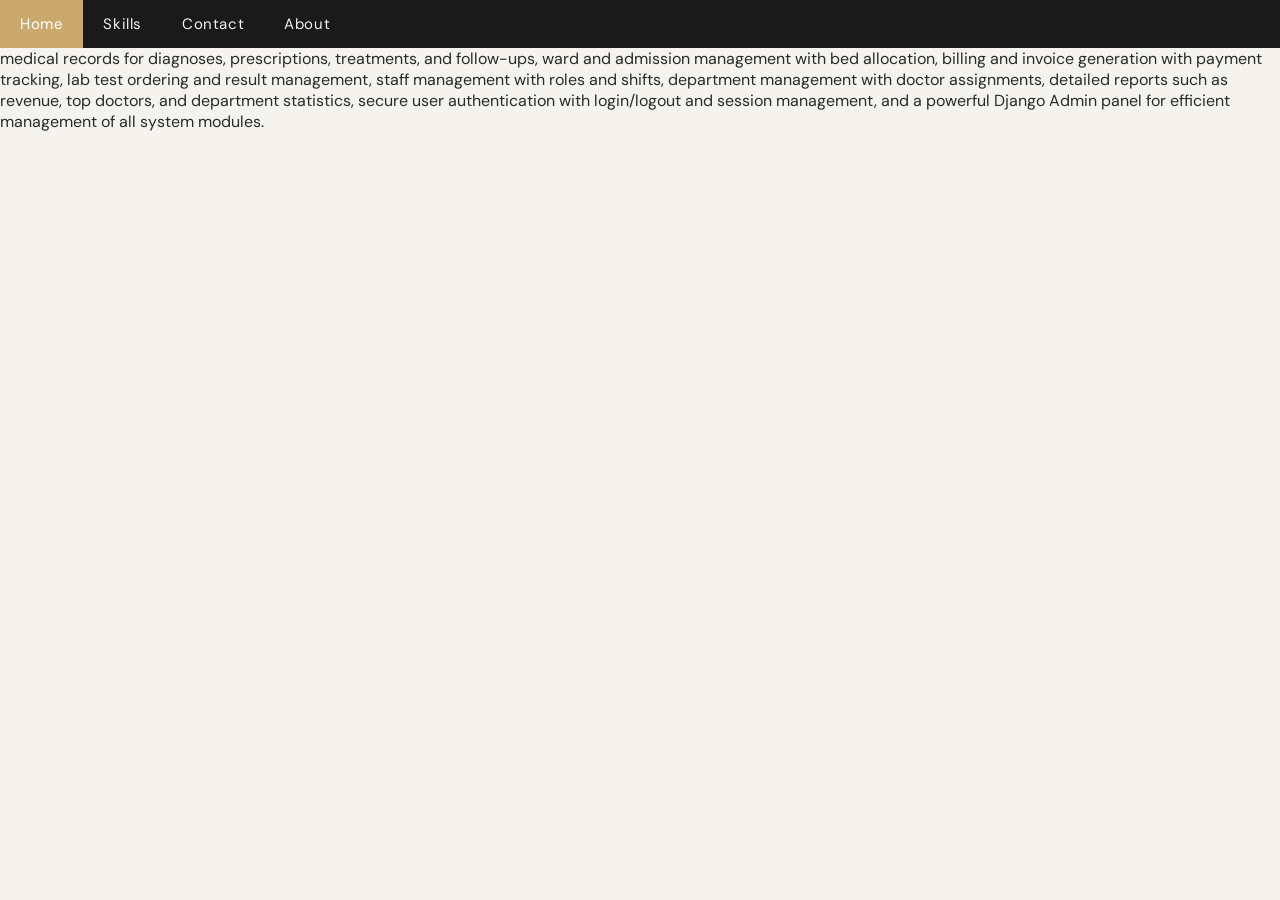
<file: hms.html>
<!DOCTYPE html>
<html>
<head>
<meta name="viewport" content="width=device-width, initial-scale=1">
<link rel="stylesheet" href="https://cdnjs.cloudflare.com/ajax/libs/font-awesome/4.7.0/css/font-awesome.min.css">
<link rel="stylesheet" href="css/style-profile.css">
<meta property="og:image" content="https://github.com/zainammar/profile/main/images/og.jpg">
<title>HMS</title>
<link href="https://fonts.googleapis.com/css2?family=Playfair+Display:wght@400;600&family=DM+Sans:wght@300;400;500&display=swap" rel="stylesheet">
<style>
  * { box-sizing: border-box; margin: 0; padding: 0; }

  body {
    font-family: 'DM Sans', sans-serif;
    background-color: #f5f3ee;
    color: #2a2a2a;
  }

  
</style>
</head>
<body>
  <div class="hero-grid row-1 content-grid"></div>
<!-- NAV (exact structure from promt.txt) -->
<div class="topnav" id="myTopnav">
  <a href="#home" class="active">Home</a>
  <a href="#profile">Skills</a>
  <a href="#contact">Contact</a>
  <a href="#about">About</a>
  <a href="javascript:void(0);" class="icon" onclick="myFunction()">
    <i class="fa fa-bars"></i>
  </a>
</div>
</div>
<body>
    <p>
        medical records for diagnoses, prescriptions, treatments, and follow-ups, ward and admission management with bed allocation, billing and invoice generation with payment tracking, lab test ordering and result management, staff management with roles and shifts, department management with doctor assignments, detailed reports such as revenue, top doctors, and department statistics, secure user authentication with login/logout and session management, and a powerful Django Admin panel for efficient management of all system modules.
    </p>
</body>
</html>
</file>
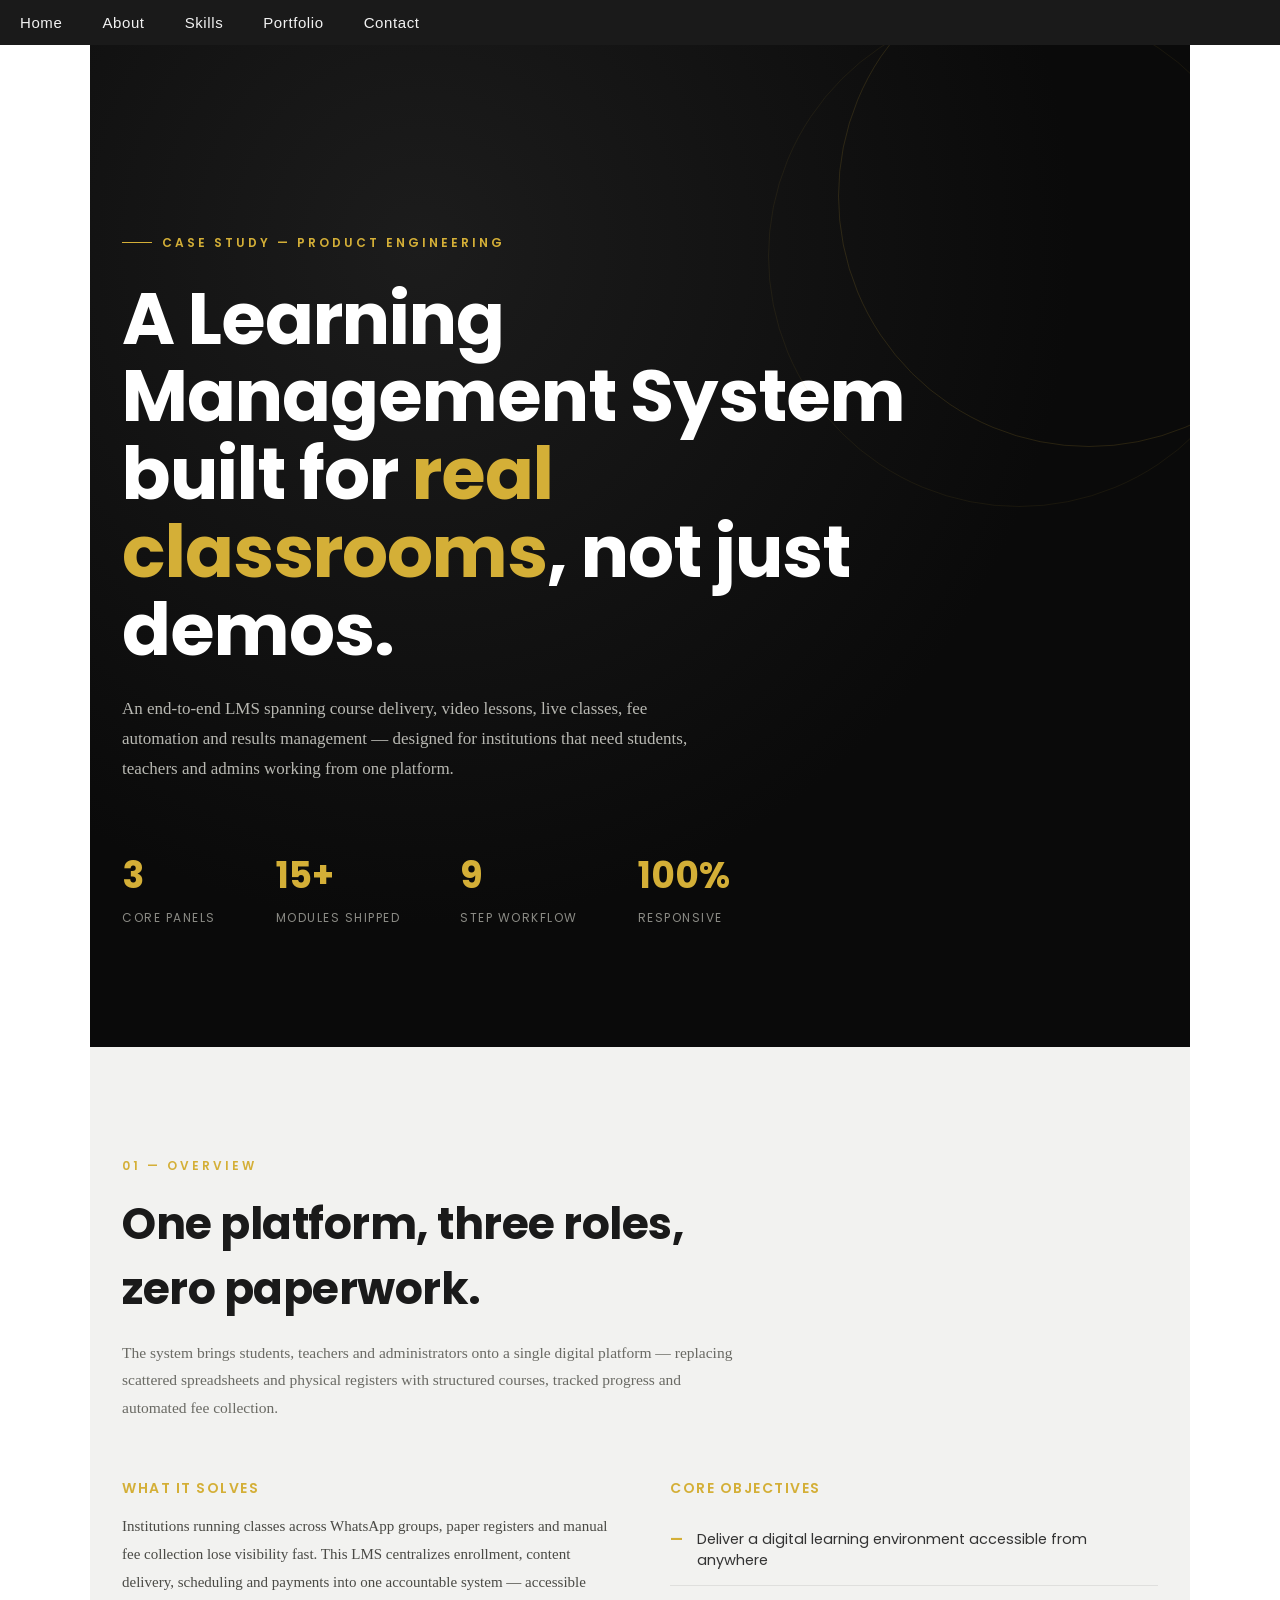
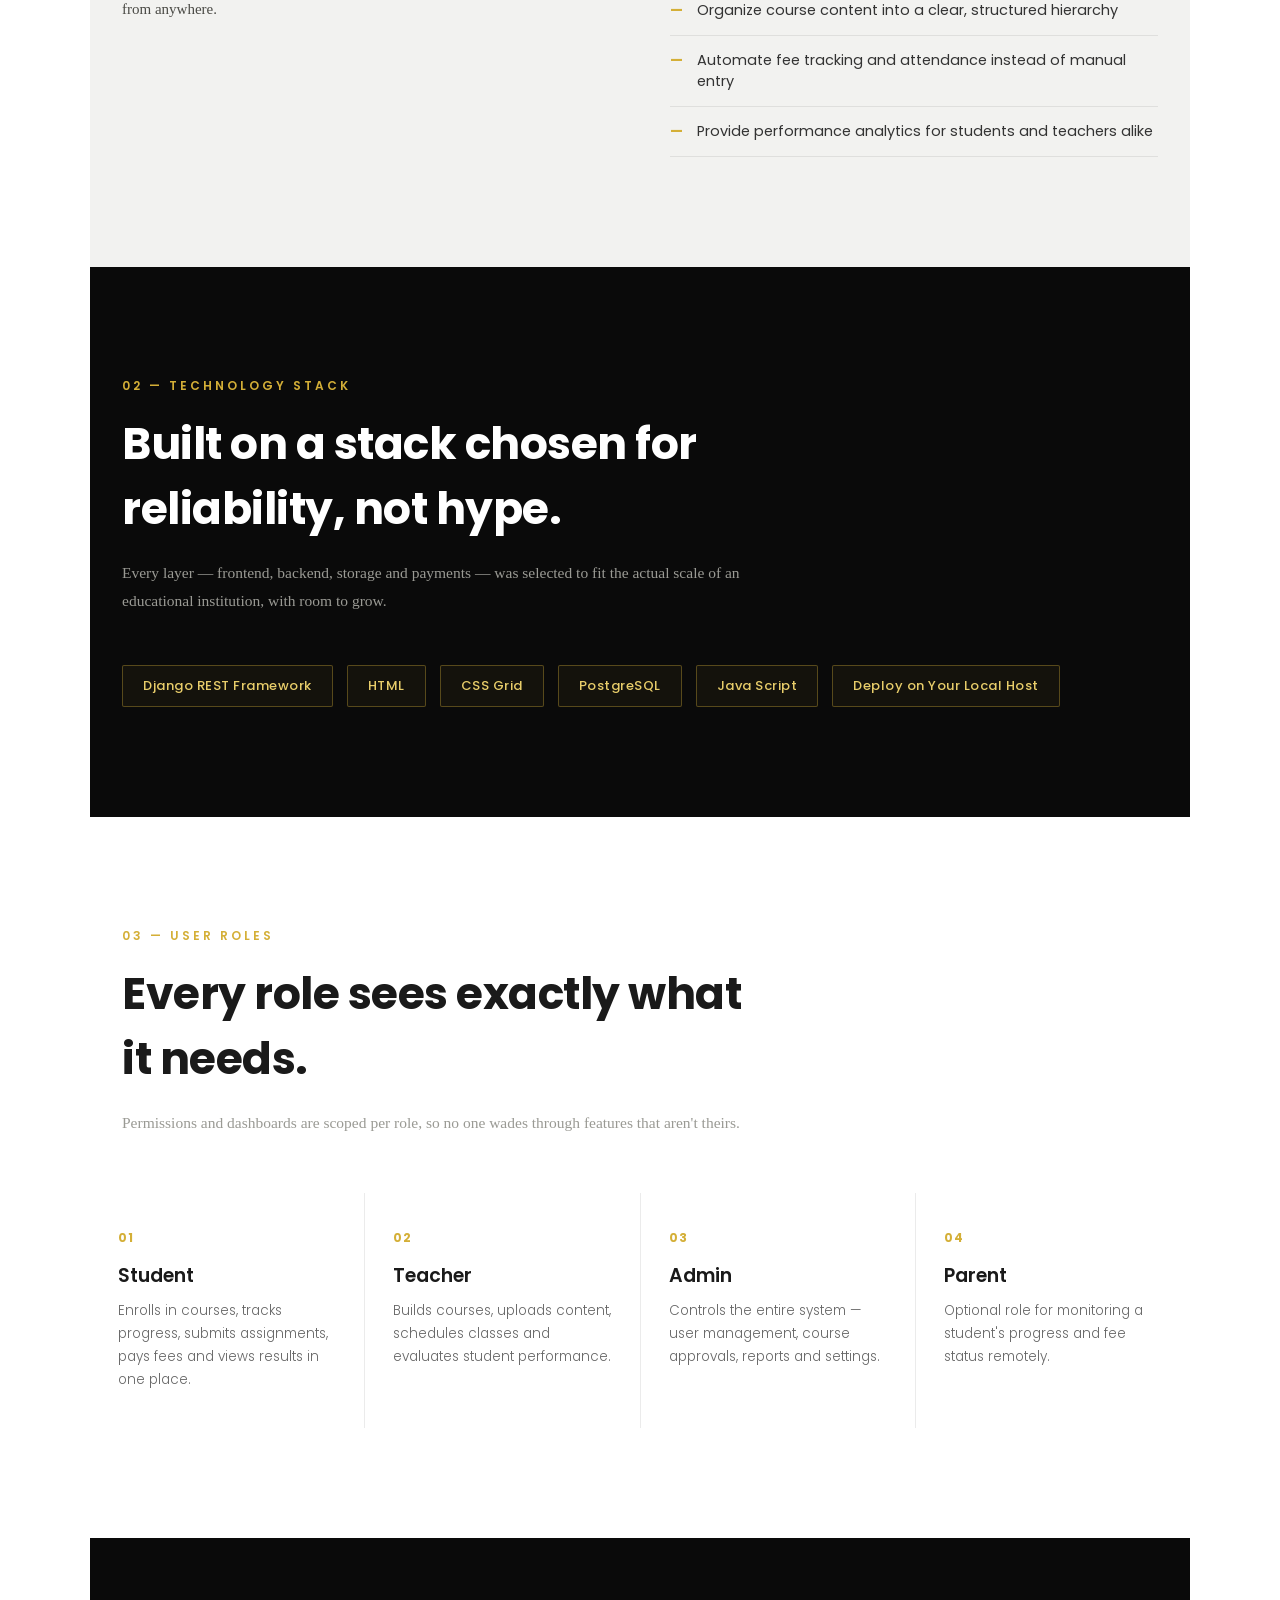
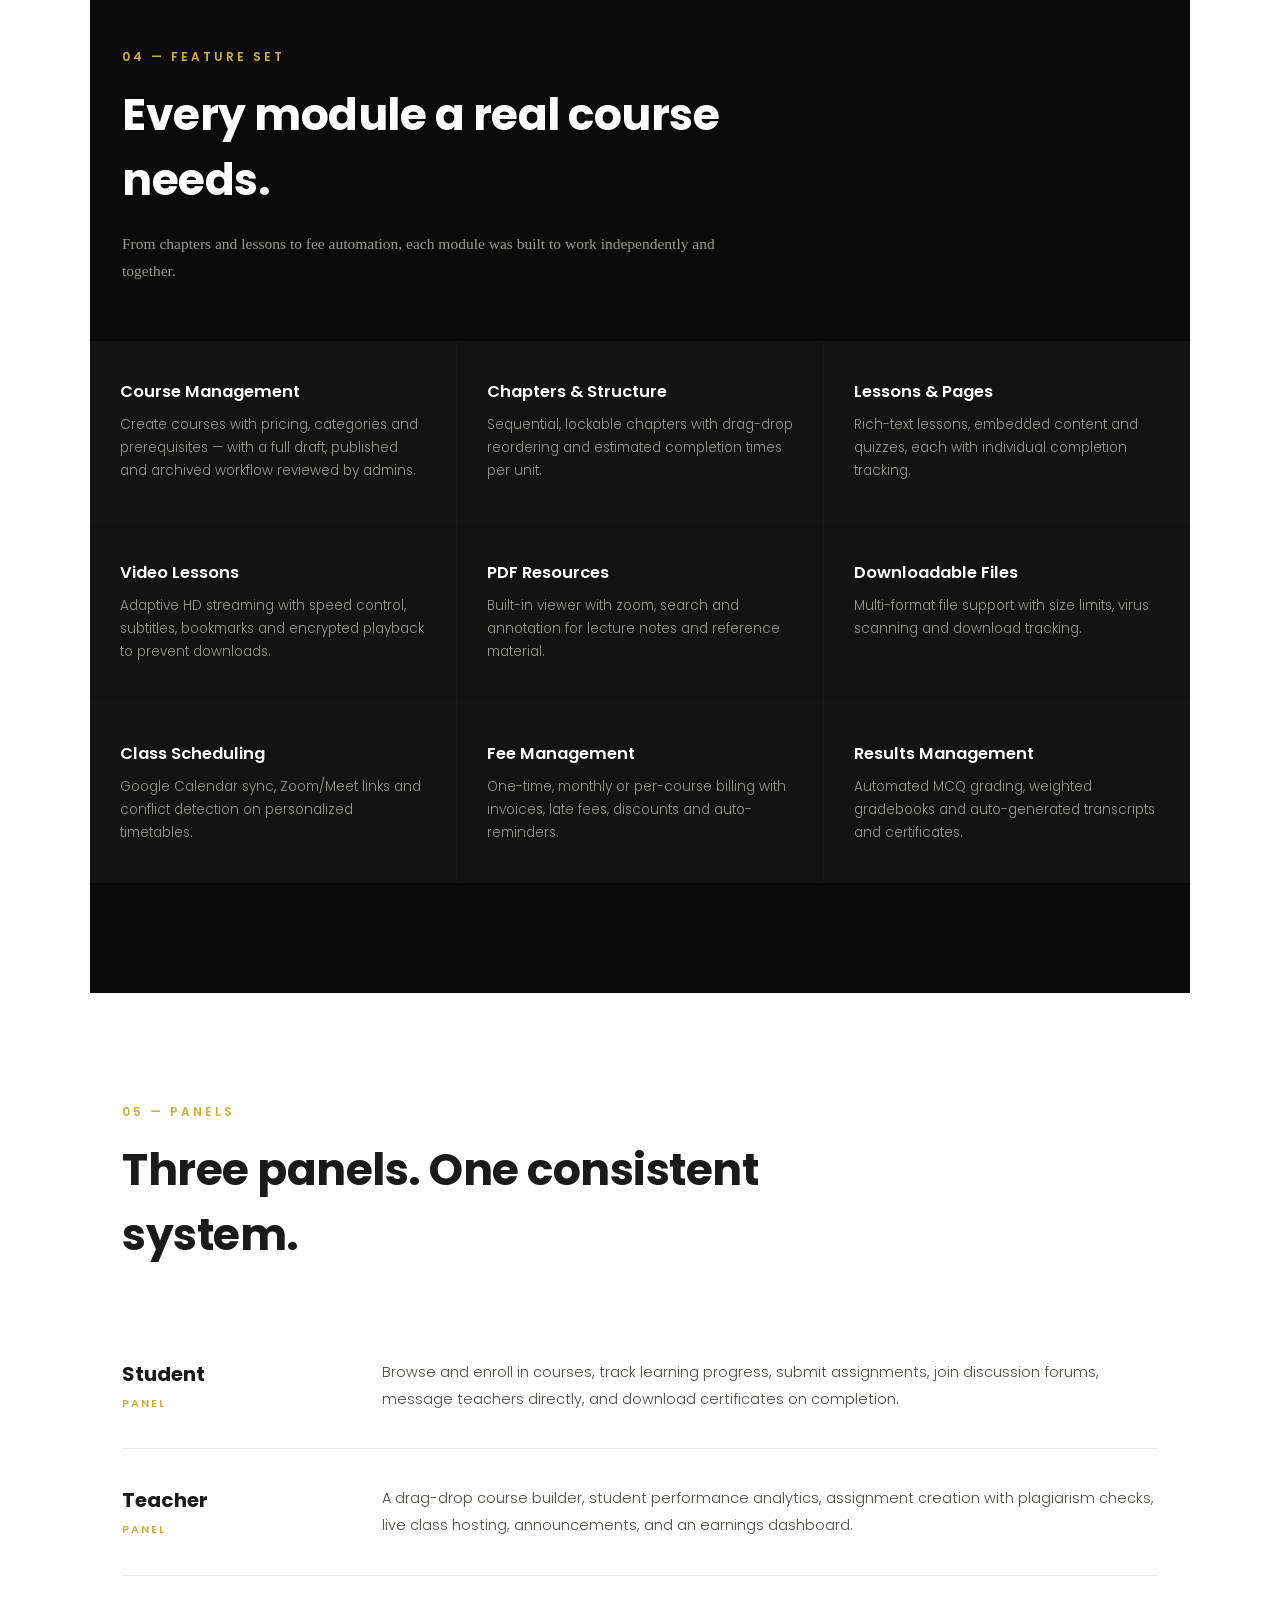
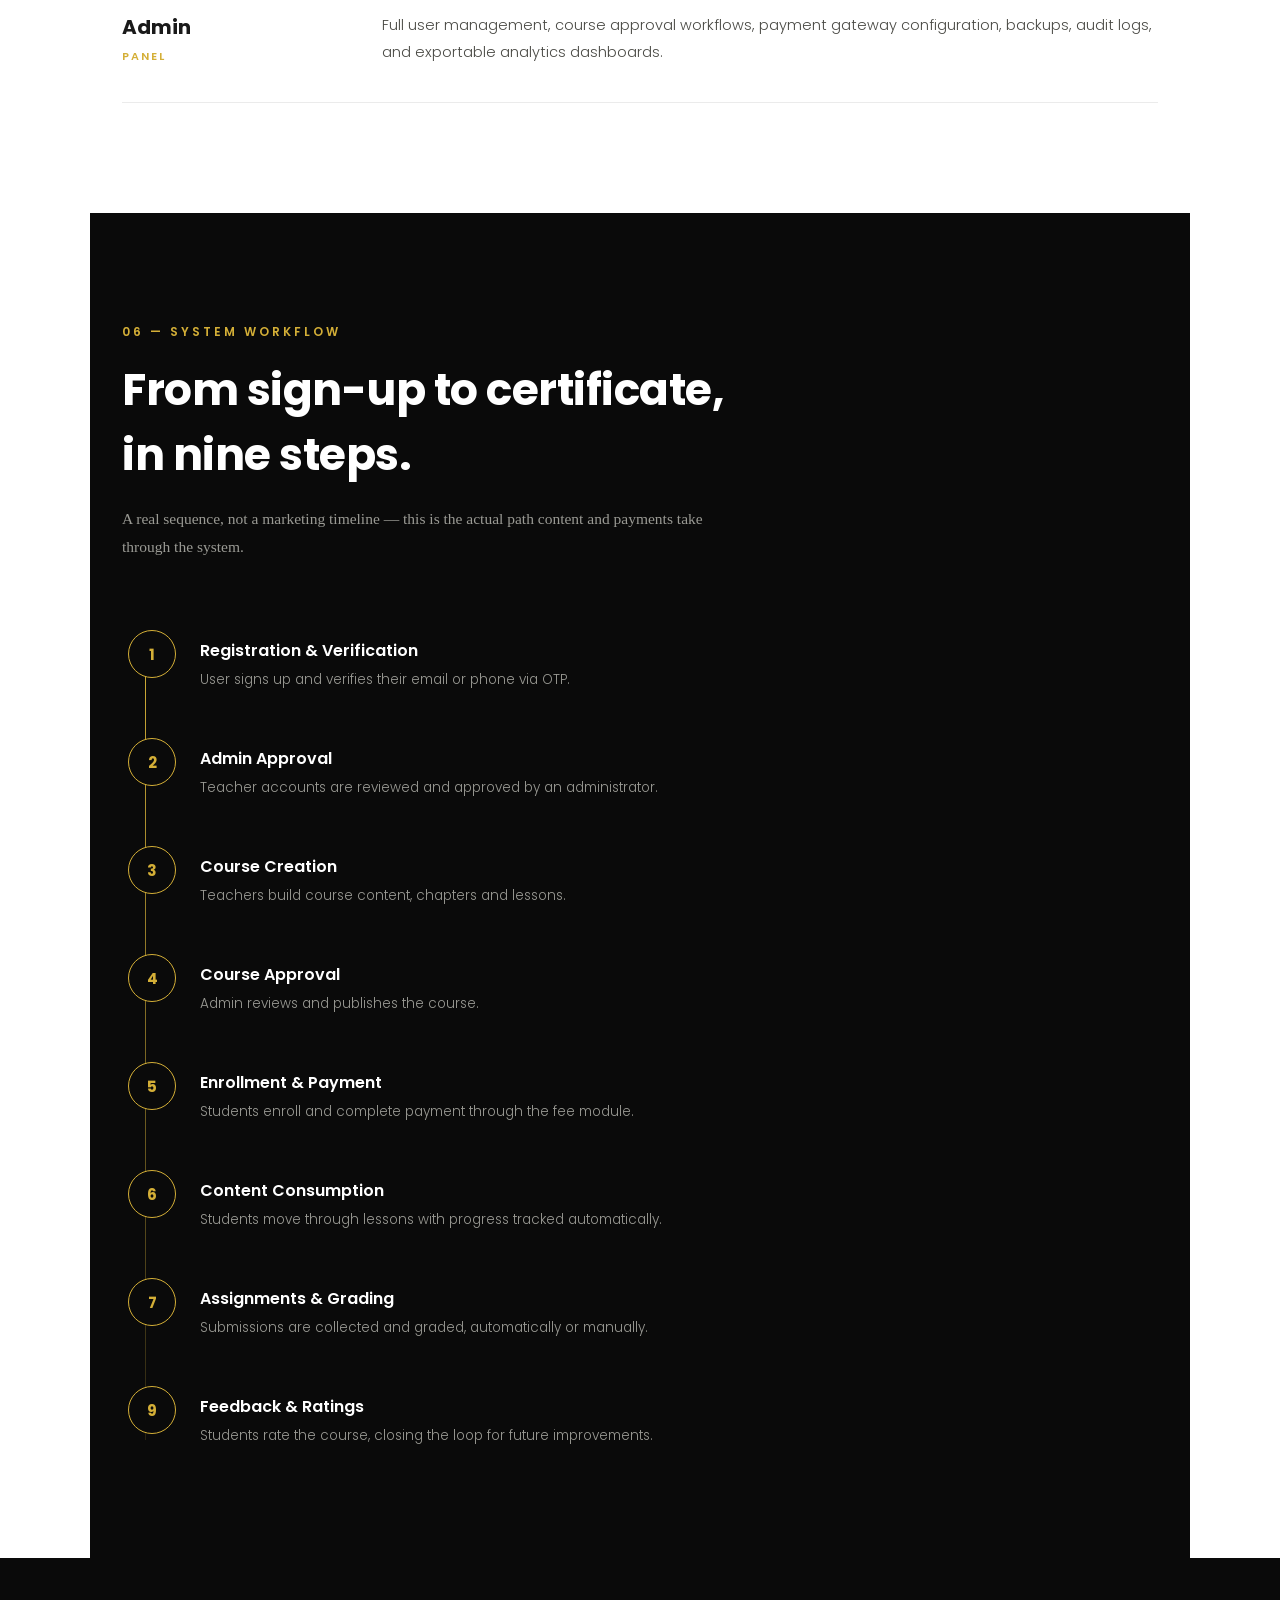
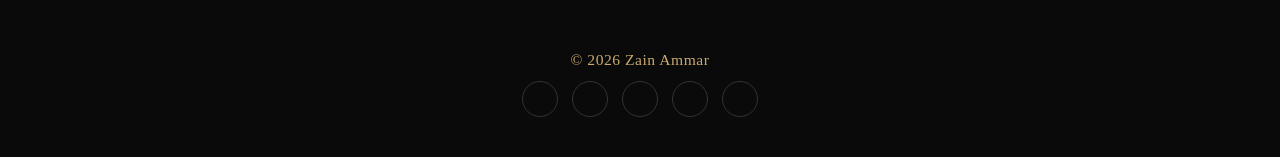
<file: lms-case-study.html>
<!DOCTYPE html>
<html lang="en">
<head>
<meta charset="UTF-8">
<meta name="viewport" content="width=device-width, initial-scale=1.0">
<title>LMS Platform | Case Study</title>
<link rel="stylesheet" href="css/style-profile-II.css">
<meta property="og:image" content="zainammar.website/images/og.jpg">
<link rel="preconnect" href="https://fonts.googleapis.com">
<link rel="preconnect" href="https://fonts.gstatic.com" crossorigin>
<link href="https://fonts.googleapis.com/css2?family=Poppins:wght@300;400;500;600;700;800&display=swap" rel="stylesheet">
<style>
  :root{
    --black:#0a0a0a;
    --black-2:#131313;
    --gold:#d4af37;
    --gold-soft:#e8cd6a;
    --gray:#f2f2f0;
    --gray-2:#e6e6e2;
    --white:#ffffff;
    --ink:#1a1a1a;
    --muted:#9a9a94;
  }
  *{margin:0;padding:0;box-sizing:border-box;}
  html{scroll-behavior:smooth;}
  body{
    font-family:'Poppins',sans-serif;
    background:var(--white);
    color:var(--ink);
    overflow-x:hidden;
  }
  a{text-decoration:none;color:inherit;}
  .container{max-width:1180px;margin:0 auto;padding:0 32px;}

  /* reveal */
  .reveal{opacity:0;transform:translateY(28px);transition:opacity .8s ease, transform .8s ease;}
  .reveal.in{opacity:1;transform:translateY(0);}

  /* NAV */
  nav{
    position:fixed;top:0;left:0;right:0;z-index:100;
    background:rgba(10,10,10,.92);backdrop-filter:blur(8px);
    border-bottom:1px solid rgba(212,175,55,.2);
  }
  .nav-inner{
    display:flex;align-items:center;justify-content:space-between;
    padding:18px 32px;max-width:1180px;margin:0 auto;
  }
  .logo{color:var(--white);font-weight:700;font-size:18px;letter-spacing:.5px;}
  .logo span{color:var(--gold);}
  .nav-links{display:flex;gap:34px;}
  .nav-links a{color:#cfcfcf;font-size:13px;font-weight:500;letter-spacing:.5px;text-transform:uppercase;transition:color .3s;}
  .nav-links a:hover{color:var(--gold);}
  .nav-cta{
    background:var(--gold);color:var(--black);padding:10px 22px;
    border-radius:2px;font-size:13px;font-weight:600;letter-spacing:.5px;
  }
  @media(max-width:800px){.nav-links{display:none;}}

  /* HERO */
  .hero{
    background:radial-gradient(ellipse at 30% 20%, #1c1c1c 0%, var(--black) 60%);
    color:var(--white);
    padding:180px 0 120px;
    position:relative;
    overflow:hidden;
  }
  .hero::before{
    content:"";position:absolute;top:-100px;right:-150px;width:500px;height:500px;
    border:1px solid rgba(212,175,55,.15);border-radius:50%;
  }
  .hero::after{
    content:"";position:absolute;top:-40px;right:-80px;width:500px;height:500px;
    border:1px solid rgba(212,175,55,.08);border-radius:50%;
  }
  .eyebrow{
    display:inline-flex;align-items:center;gap:10px;
    color:var(--gold);font-size:12px;letter-spacing:3px;text-transform:uppercase;font-weight:600;
    margin-bottom:28px;
  }
  .eyebrow::before{content:"";width:30px;height:1px;background:var(--gold);}
  h1.hero-title{
    font-size:clamp(38px,6vw,72px);
    font-weight:700;line-height:1.08;letter-spacing:-1px;
    max-width:820px;
  }
  h1.hero-title em{
    font-style:normal;color:var(--gold);
  }
  .hero-sub{
    max-width:600px;margin-top:26px;font-size:17px;line-height:1.75;color:#b8b8b2;font-weight:300;
  }
  .hero-stats{
    display:flex;gap:60px;margin-top:64px;flex-wrap:wrap;
  }
  .stat-num{font-size:36px;font-weight:700;color:var(--gold);}
  .stat-label{font-size:12px;letter-spacing:1.5px;text-transform:uppercase;color:#8a8a84;margin-top:6px;}

  /* SECTION HEADERS */
  .section{padding:110px 0;}
  .section.dark{background:var(--black);color:var(--white);}
  .section.gray{background:var(--gray);}
  .sec-eyebrow{
    color:var(--gold);font-size:12px;letter-spacing:3px;text-transform:uppercase;font-weight:600;margin-bottom:16px;
  }
  .sec-title{
    font-size:clamp(28px,4vw,44px);font-weight:700;letter-spacing:-.5px;max-width:640px;
  }
  .section.dark .sec-title{color:var(--white);}
  .sec-desc{max-width:620px;margin-top:18px;font-size:15.5px;line-height:1.8;color:var(--muted);font-weight:300;}
  .section.gray .sec-desc{color:#6a6a64;}

  /* OVERVIEW */
  .overview-grid{
    display:grid;grid-template-columns:1fr 1fr;gap:60px;margin-top:56px;
  }
  @media(max-width:800px){.overview-grid{grid-template-columns:1fr;}}
  .overview-block h3{font-size:14px;letter-spacing:1.5px;text-transform:uppercase;color:var(--gold);margin-bottom:14px;font-weight:600;}
  .overview-block p{font-size:15px;line-height:1.85;color:#4a4a45;font-weight:300;}
  .objectives{list-style:none;margin-top:16px;}
  .objectives li{
    padding:14px 0;border-bottom:1px solid rgba(0,0,0,.08);
    font-size:14.5px;color:#333;display:flex;gap:14px;font-weight:400;
  }
  .objectives li::before{content:"—";color:var(--gold);font-weight:700;}

  /* TECH STACK */
  .stack-row{display:flex;flex-wrap:wrap;gap:14px;margin-top:50px;}
  .chip{
    border:1px solid rgba(212,175,55,.35);color:var(--gold-soft);
    padding:10px 20px;font-size:13px;letter-spacing:.5px;border-radius:2px;
    font-weight:500;background:rgba(212,175,55,.05);
  }

  /* ROLES */
  .roles-grid{display:grid;grid-template-columns:repeat(4,1fr);gap:1px;margin-top:56px;background:rgba(0,0,0,.08);}
  @media(max-width:900px){.roles-grid{grid-template-columns:repeat(2,1fr);}}
  .role-card{background:var(--white);padding:36px 28px;}
  .role-num{font-size:12px;color:var(--gold);font-weight:700;letter-spacing:1px;}
  .role-name{font-size:19px;font-weight:600;margin:14px 0 10px;}
  .role-desc{font-size:13.5px;color:#666;line-height:1.7;font-weight:300;}

  /* FEATURES */
  .feat-grid{
    display:grid;grid-template-columns:repeat(3,1fr);gap:1px;margin-top:56px;
    background:rgba(255,255,255,.06);
  }
  @media(max-width:900px){.feat-grid{grid-template-columns:1fr 1fr;}}
  @media(max-width:600px){.feat-grid{grid-template-columns:1fr;}}
  .feat-card{
    background:var(--black-2);padding:38px 30px;transition:background .3s;
  }
  .feat-card:hover{background:#1a1a1a;}
  .feat-icon{width:34px;height:34px;margin-bottom:20px;}
  .feat-title{font-size:16.5px;font-weight:600;color:var(--white);margin-bottom:10px;}
  .feat-desc{font-size:13.5px;line-height:1.7;color:#9a9a94;font-weight:300;}

  /* PANELS */
  .panels-wrap{margin-top:56px;display:flex;flex-direction:column;gap:0;}
  .panel-row{
    display:grid;grid-template-columns:220px 1fr;gap:40px;
    padding:36px 0;border-bottom:1px solid rgba(0,0,0,.08);
    align-items:start;
  }
  @media(max-width:700px){.panel-row{grid-template-columns:1fr;gap:10px;}}
  .panel-label{font-size:20px;font-weight:700;color:var(--ink);}
  .panel-label span{display:block;font-size:11px;color:var(--gold);letter-spacing:2px;text-transform:uppercase;font-weight:600;margin-top:6px;}
  .panel-text{font-size:14.5px;line-height:1.85;color:#4a4a45;font-weight:300;}

  /* WORKFLOW - signature element */
  .workflow{margin-top:70px;position:relative;padding-left:6px;}
  .wf-line{
    position:absolute;left:23px;top:8px;bottom:8px;width:1px;
    background:linear-gradient(180deg, var(--gold) 0%, rgba(212,175,55,.15) 100%);
  }
  .wf-item{
    display:grid;grid-template-columns:48px 1fr;gap:24px;padding-bottom:46px;position:relative;
  }
  .wf-item:last-child{padding-bottom:0;}
  .wf-num{
    width:48px;height:48px;border-radius:50%;
    background:var(--black);border:1px solid var(--gold);
    display:flex;align-items:center;justify-content:center;
    color:var(--gold);font-weight:700;font-size:15px;z-index:2;
  }
  .wf-content{padding-top:8px;}
  .wf-title{font-size:16px;font-weight:600;color:var(--white);margin-bottom:6px;}
  .wf-desc{font-size:13.5px;color:#9a9a94;line-height:1.7;font-weight:300;max-width:520px;}

  /* FUTURE */
  .future-grid{display:grid;grid-template-columns:repeat(2,1fr);gap:24px;margin-top:56px;}
  @media(max-width:700px){.future-grid{grid-template-columns:1fr;}}
  .future-item{
    display:flex;gap:16px;padding:22px 0;border-bottom:1px solid rgba(0,0,0,.08);
  }
  .future-tag{
    font-size:10.5px;color:var(--gold);border:1px solid rgba(212,175,55,.4);
    padding:3px 9px;border-radius:20px;height:fit-content;letter-spacing:.5px;white-space:nowrap;
  }
  .future-item p{font-size:14px;color:#3a3a36;font-weight:400;line-height:1.6;}

  /* CTA / FOOTER */
  footer{
    background:var(--black);color:var(--white);padding:90px 0 40px;
  }
  .cta-box{
    text-align:center;padding-bottom:70px;border-bottom:1px solid rgba(212,175,55,.15);
  }
  .cta-box h2{font-size:clamp(26px,4vw,42px);font-weight:700;max-width:600px;margin:0 auto 22px;}
  .cta-box h2 span{color:var(--gold);}
  .cta-box p{color:#9a9a94;font-size:15px;max-width:460px;margin:0 auto 34px;font-weight:300;}
  .cta-btn{
    display:inline-block;background:var(--gold);color:var(--black);
    padding:15px 38px;font-weight:600;font-size:14px;letter-spacing:.5px;border-radius:2px;
  }
  .foot-bottom{
    display:flex;justify-content:space-between;align-items:center;padding-top:34px;flex-wrap:wrap;gap:16px;
  }
  .foot-bottom .logo{font-size:16px;}
  .foot-links{display:flex;gap:26px;}
  .foot-links a{font-size:13px;color:#8a8a84;transition:color .3s;}
  .foot-links a:hover{color:var(--gold);}
  .foot-copy{font-size:12px;color:#666;}
</style>
</head>
<body>
  <div class="hero-grid row-1 content-grid"></div>
<!-- NAV (exact structure from promt.txt) -->
<div class="topnav" id="myTopnav">
  <a href="index.html" class="active">Home</a>
  <a href="index.html#about">About</a>
  <a href="index.html#profile">Skills</a>
  <a href="index.html#portfolio">Portfolio</a>
  <a href="index.html#contact">Contact</a>

  <a href="javascript:void(0);" class="icon" onclick="myFunction()">
    <i class="fa fa-bars"></i>
  </a>
</div>
</div>
<section class="hero">
  <div class="container">
    <div class="eyebrow">Case Study — Product Engineering</div>
    <h1 class="hero-title">A Learning Management System built for <em>real classrooms</em>, not just demos.</h1>
    <p class="hero-sub">An end-to-end LMS spanning course delivery, video lessons, live classes, fee automation and results management — designed for institutions that need students, teachers and admins working from one platform.</p>
    <div class="hero-stats">
      <div><div class="stat-num">3</div><div class="stat-label">Core Panels</div></div>
      <div><div class="stat-num">15+</div><div class="stat-label">Modules Shipped</div></div>
      <div><div class="stat-num">9</div><div class="stat-label">Step Workflow</div></div>
      <div><div class="stat-num">100%</div><div class="stat-label">Responsive</div></div>
    </div>
  </div>
</section>

<section class="section gray" id="overview">
  <div class="container reveal">
    <div class="sec-eyebrow">01 — Overview</div>
    <h2 class="sec-title">One platform, three roles, zero paperwork.</h2>
    <p class="sec-desc">The system brings students, teachers and administrators onto a single digital platform — replacing scattered spreadsheets and physical registers with structured courses, tracked progress and automated fee collection.</p>

    <div class="overview-grid">
      <div class="overview-block">
        <h3>What It Solves</h3>
        <p>Institutions running classes across WhatsApp groups, paper registers and manual fee collection lose visibility fast. This LMS centralizes enrollment, content delivery, scheduling and payments into one accountable system — accessible from anywhere.</p>
      </div>
      <div class="overview-block">
        <h3>Core Objectives</h3>
        <ul class="objectives">
          <li>Deliver a digital learning environment accessible from anywhere</li>
          <li>Organize course content into a clear, structured hierarchy</li>
          <li>Automate fee tracking and attendance instead of manual entry</li>
          <li>Provide performance analytics for students and teachers alike</li>
        </ul>
      </div>
    </div>
  </div>
</section>

<section class="section dark">
  <div class="container reveal">
    <div class="sec-eyebrow">02 — Technology Stack</div>
    <h2 class="sec-title">Built on a stack chosen for reliability, not hype.</h2>
    <p class="sec-desc">Every layer — frontend, backend, storage and payments — was selected to fit the actual scale of an educational institution, with room to grow.</p>
    <div class="stack-row">
      <span class="chip">Django REST Framework</span>
      <span class="chip">HTML</span>
      <span class="chip">CSS Grid</span>
      <span class="chip">PostgreSQL</span>
      <span class="chip">Java Script</span>
      <span class="chip">Deploy on Your Local Host</span>
      <!-- <span class="chip">AWS S3 / Cloudinary</span>
      <span class="chip">Vimeo API</span>
      <span class="chip">Stripe / JazzCash / Easypaisa</span>
      <span class="chip">Socket.io</span> -->
    </div>
  </div>
</section>

<section class="section">
  <div class="container reveal">
    <div class="sec-eyebrow">03 — User Roles</div>
    <h2 class="sec-title">Every role sees exactly what it needs.</h2>
    <p class="sec-desc">Permissions and dashboards are scoped per role, so no one wades through features that aren't theirs.</p>
  </div>
  <div class="roles-grid reveal">
    <div class="role-card">
      <div class="role-num">01</div>
      <div class="role-name">Student</div>
      <div class="role-desc">Enrolls in courses, tracks progress, submits assignments, pays fees and views results in one place.</div>
    </div>
    <div class="role-card">
      <div class="role-num">02</div>
      <div class="role-name">Teacher</div>
      <div class="role-desc">Builds courses, uploads content, schedules classes and evaluates student performance.</div>
    </div>
    <div class="role-card">
      <div class="role-num">03</div>
      <div class="role-name">Admin</div>
      <div class="role-desc">Controls the entire system — user management, course approvals, reports and settings.</div>
    </div>
    <div class="role-card">
      <div class="role-num">04</div>
      <div class="role-name">Parent</div>
      <div class="role-desc">Optional role for monitoring a student's progress and fee status remotely.</div>
    </div>
  </div>
</section>

<section class="section dark" id="features">
  <div class="container reveal">
    <div class="sec-eyebrow">04 — Feature Set</div>
    <h2 class="sec-title">Every module a real course needs.</h2>
    <p class="sec-desc">From chapters and lessons to fee automation, each module was built to work independently and together.</p>
  </div>
  <div class="feat-grid reveal">
    <div class="feat-card">
      <div class="feat-title">Course Management</div>
      <div class="feat-desc">Create courses with pricing, categories and prerequisites — with a full draft, published and archived workflow reviewed by admins.</div>
    </div>
    <div class="feat-card">
      <div class="feat-title">Chapters &amp; Structure</div>
      <div class="feat-desc">Sequential, lockable chapters with drag-drop reordering and estimated completion times per unit.</div>
    </div>
    <div class="feat-card">
      <div class="feat-title">Lessons &amp; Pages</div>
      <div class="feat-desc">Rich-text lessons, embedded content and quizzes, each with individual completion tracking.</div>
    </div>
    <div class="feat-card">
      <div class="feat-title">Video Lessons</div>
      <div class="feat-desc">Adaptive HD streaming with speed control, subtitles, bookmarks and encrypted playback to prevent downloads.</div>
    </div>
    <div class="feat-card">
      <div class="feat-title">PDF Resources</div>
      <div class="feat-desc">Built-in viewer with zoom, search and annotation for lecture notes and reference material.</div>
    </div>
    <div class="feat-card">
      <div class="feat-title">Downloadable Files</div>
      <div class="feat-desc">Multi-format file support with size limits, virus scanning and download tracking.</div>
    </div>
    <div class="feat-card">
      <div class="feat-title">Class Scheduling</div>
      <div class="feat-desc">Google Calendar sync, Zoom/Meet links and conflict detection on personalized timetables.</div>
    </div>
    <div class="feat-card">
      <div class="feat-title">Fee Management</div>
      <div class="feat-desc">One-time, monthly or per-course billing with invoices, late fees, discounts and auto-reminders.</div>
    </div>
    <div class="feat-card">
      <div class="feat-title">Results Management</div>
      <div class="feat-desc">Automated MCQ grading, weighted gradebooks and auto-generated transcripts and certificates.</div>
    </div>
  </div>
</section>

<section class="section" id="panels">
  <div class="container reveal">
    <div class="sec-eyebrow">05 — Panels</div>
    <h2 class="sec-title">Three panels. One consistent system.</h2>

    <div class="panels-wrap">
      <div class="panel-row">
        <div class="panel-label">Student<span>Panel</span></div>
        <div class="panel-text">Browse and enroll in courses, track learning progress, submit assignments, join discussion forums, message teachers directly, and download certificates on completion.</div>
      </div>
      <div class="panel-row">
        <div class="panel-label">Teacher<span>Panel</span></div>
        <div class="panel-text">A drag-drop course builder, student performance analytics, assignment creation with plagiarism checks, live class hosting, announcements, and an earnings dashboard.</div>
      </div>
      <div class="panel-row">
        <div class="panel-label">Admin<span>Panel</span></div>
        <div class="panel-text">Full user management, course approval workflows, payment gateway configuration, backups, audit logs, and exportable analytics dashboards.</div>
      </div>
    </div>
  </div>
</section>

<section class="section dark" id="workflow">
  <div class="container reveal">
    <div class="sec-eyebrow">06 — System Workflow</div>
    <h2 class="sec-title">From sign-up to certificate, in nine steps.</h2>
    <p class="sec-desc">A real sequence, not a marketing timeline — this is the actual path content and payments take through the system.</p>

    <div class="workflow">
      <div class="wf-line"></div>
      <div class="wf-item">
        <div class="wf-num">1</div>
        <div class="wf-content"><div class="wf-title">Registration &amp; Verification</div><div class="wf-desc">User signs up and verifies their email or phone via OTP.</div></div>
      </div>
      <div class="wf-item">
        <div class="wf-num">2</div>
        <div class="wf-content"><div class="wf-title">Admin Approval</div><div class="wf-desc">Teacher accounts are reviewed and approved by an administrator.</div></div>
      </div>
      <div class="wf-item">
        <div class="wf-num">3</div>
        <div class="wf-content"><div class="wf-title">Course Creation</div><div class="wf-desc">Teachers build course content, chapters and lessons.</div></div>
      </div>
      <div class="wf-item">
        <div class="wf-num">4</div>
        <div class="wf-content"><div class="wf-title">Course Approval</div><div class="wf-desc">Admin reviews and publishes the course.</div></div>
      </div>
      <div class="wf-item">
        <div class="wf-num">5</div>
        <div class="wf-content"><div class="wf-title">Enrollment &amp; Payment</div><div class="wf-desc">Students enroll and complete payment through the fee module.</div></div>
      </div>
      <div class="wf-item">
        <div class="wf-num">6</div>
        <div class="wf-content"><div class="wf-title">Content Consumption</div><div class="wf-desc">Students move through lessons with progress tracked automatically.</div></div>
      </div>
      <div class="wf-item">
        <div class="wf-num">7</div>
        <div class="wf-content"><div class="wf-title">Assignments &amp; Grading</div><div class="wf-desc">Submissions are collected and graded, automatically or manually.</div></div>
      </div>
      <!-- <div class="wf-item">
        <div class="wf-num">8</div>
        <div class="wf-content"><div class="wf-title">Certificate Generation</div><div class="wf-desc">Certificates and transcripts are issued on course completion.</div></div>
      </div> -->
      <div class="wf-item">
        <div class="wf-num">9</div>
        <div class="wf-content"><div class="wf-title">Feedback &amp; Ratings</div><div class="wf-desc">Students rate the course, closing the loop for future improvements.</div></div>
      </div>
    </div>
  </div>
</section>




<!-- FOOTER -->
<footer>
  <p class="gold-txt"> &copy; 2026 Zain Ammar</p>
  <div class="social-links">
    <a href="https://www.facebook.com/studylmssms/"><i class="fa fa-facebook"></i></a>
    <a href="#"><i class="fa fa-linkedin"></i></a>
    <a href="#"><i class="fa fa-github"></i></a>
    <a href="#"><i class="fa fa-dribbble"></i></a>
    <a href="#"><i class="fa fa-instagram"></i></a>
  </div>
</footer>

<script>
function myFunction() {
  var x = document.getElementById("myTopnav");
  if (x.className === "topnav") {
    x.className += " responsive";
  } else {
    x.className = "topnav";
  }
}

/* smooth scroll */
document.querySelectorAll('a[href^="#"]').forEach(a => {
  a.addEventListener('click', e => {
    const target = document.querySelector(a.getAttribute('href'));
    if (target) {
      e.preventDefault();
      target.scrollIntoView({ behavior: 'smooth' });
    }
    if (document.getElementById('myTopnav').className.includes('responsive')) {
      document.getElementById('myTopnav').className = 'topnav';
    }
  });
});

/* active nav highlight on scroll */
const sections = document.querySelectorAll('[id]');
const navLinks = document.querySelectorAll('.topnav a:not(.icon)');
window.addEventListener('scroll', () => {
  let current = '';
  sections.forEach(s => {
    if (window.scrollY >= s.offsetTop - 80) current = s.id;
  });
  navLinks.forEach(a => {
    a.classList.remove('active');
    if (a.getAttribute('href') === '#' + current) a.classList.add('active');
  });
});
</script>
</body>
</html>
<script>
  const revealEls = document.querySelectorAll('.reveal');
  const io = new IntersectionObserver((entries)=>{
    entries.forEach(e=>{
      if(e.isIntersecting){ e.target.classList.add('in'); io.unobserve(e.target); }
    });
  }, {threshold:0.15});
  revealEls.forEach(el=>io.observe(el));
</script>

</body>
</html>
</file>
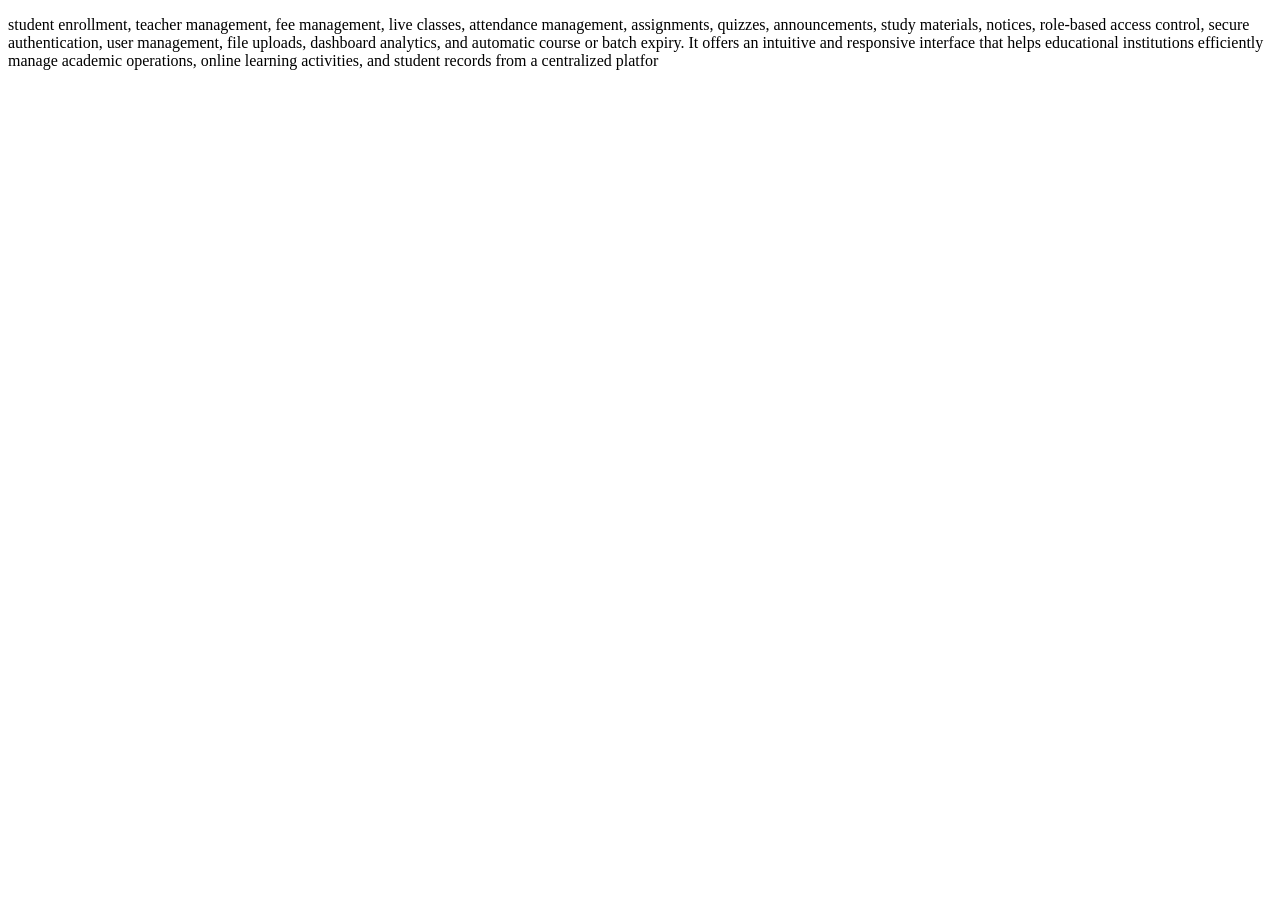
<file: lms.html>
<!DOCTYPE html>
<html lang="en">
<head>
    <meta charset="UTF-8">
    <meta name="viewport" content="width=device-width, initial-scale=1.0">
    <title>Document</title>
</head>
<body>
    <p>
        student enrollment, teacher management, fee management, live classes, attendance management, assignments, quizzes, announcements, study materials, notices, role-based access control, secure authentication, user management, file uploads, dashboard analytics, and automatic course or batch expiry. It offers an intuitive and responsive interface that helps educational institutions efficiently manage academic operations, online learning activities, and student records from a centralized platfor
    </p>
</body>
</html>
</file>
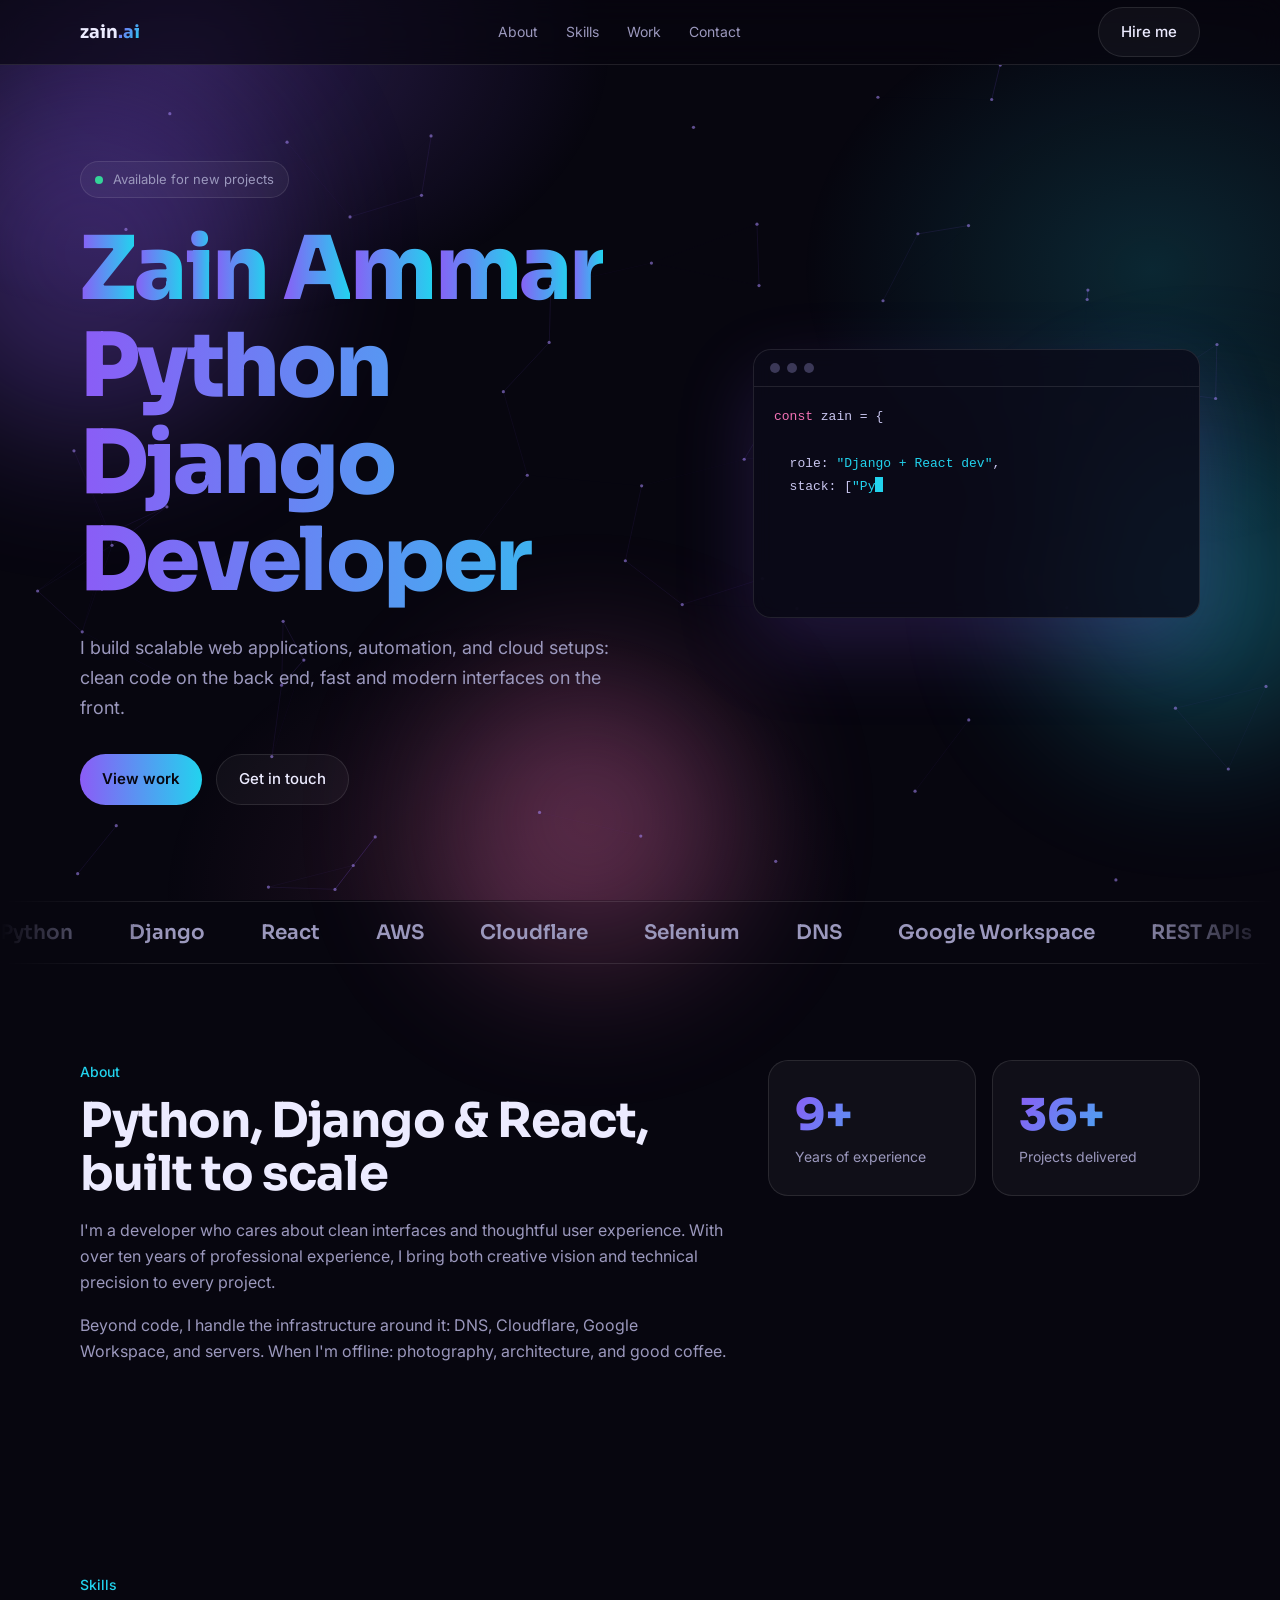
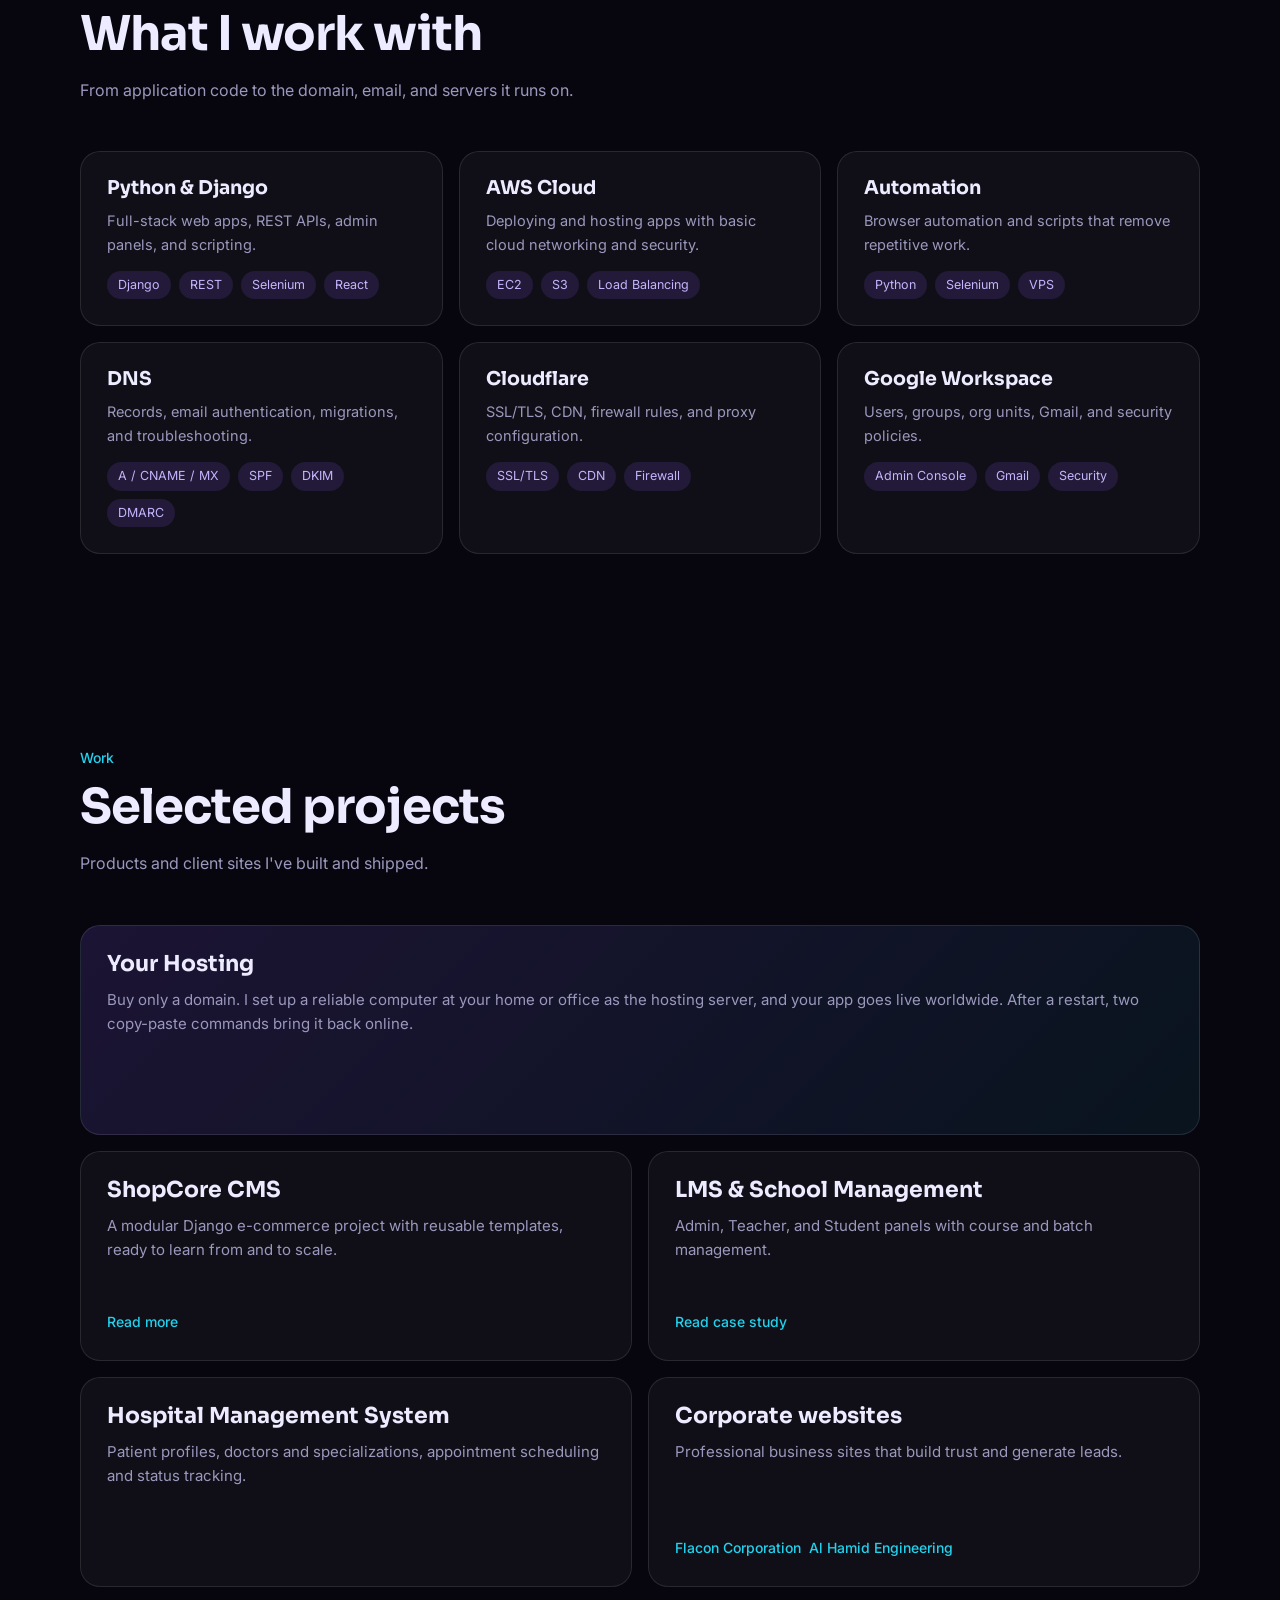
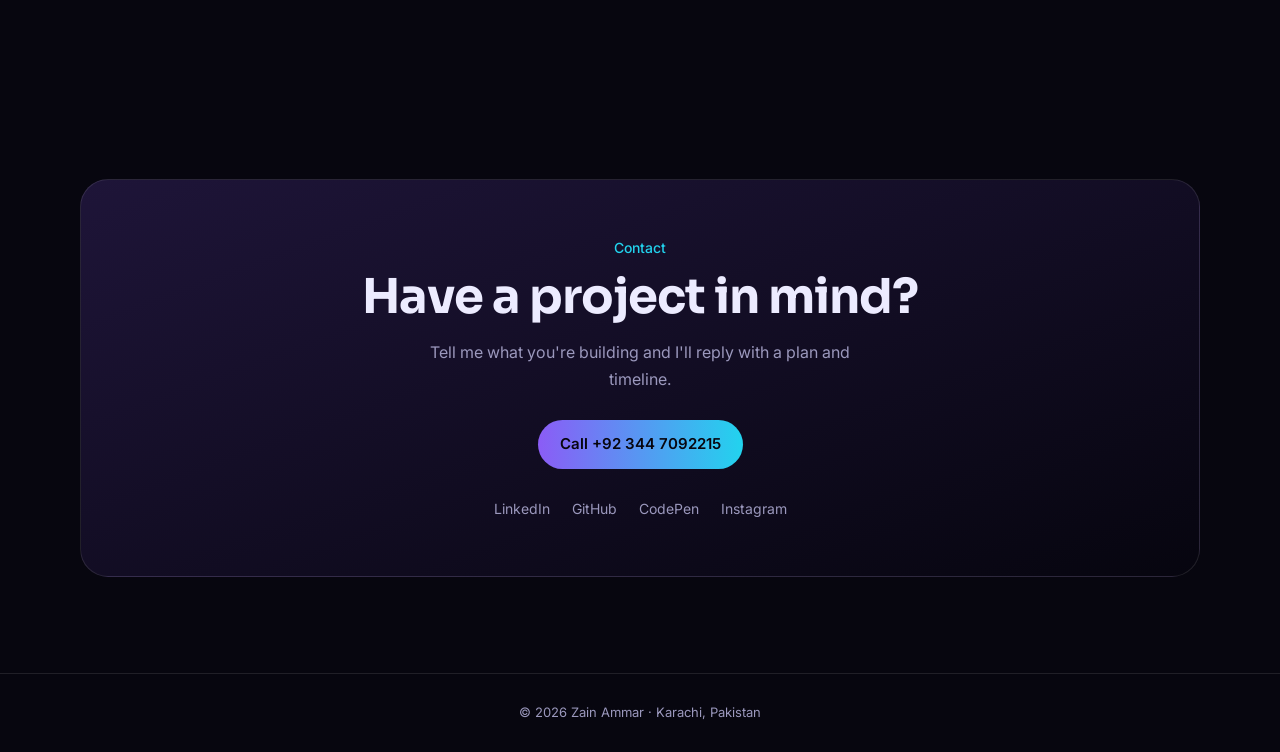
<file: next-home.html>
<!DOCTYPE html>
<html lang="en">
<head>
<meta charset="utf-8">
<meta name="viewport" content="width=device-width, initial-scale=1, viewport-fit=cover">
<title>Zain Ammar — Python Django & React Developer</title>
<link rel="preconnect" href="https://fonts.googleapis.com">
<link rel="preconnect" href="https://fonts.gstatic.com" crossorigin>
<link href="https://fonts.googleapis.com/css2?family=Sora:wght@400;600;700;800&family=Inter:wght@400;500&display=swap" rel="stylesheet">
<style>
:root{--bg:#07060f;--panel:rgba(255,255,255,.04);--line:rgba(255,255,255,.1);--text:#ecebff;--mute:#9b98bd;--v:#8b5cf6;--c:#22d3ee;--p:#f472b6;--grad:linear-gradient(120deg,#8b5cf6,#22d3ee);
box-sizing:border-box;padding-top:env(safe-area-inset-top,0px);padding-bottom:env(safe-area-inset-bottom,0px)}
html{scroll-behavior:smooth;scroll-padding-top:80px}
*,*::before,*::after{box-sizing:inherit}
body{margin:0;background:var(--bg);color:var(--text);font:400 16px/1.65 Inter,system-ui,sans-serif;overflow-x:hidden}
h1,h2,h3{font-family:Sora,Inter,sans-serif;line-height:1.1;margin:0}
a{color:inherit;text-decoration:none}
:focus-visible{outline:2px solid var(--c);outline-offset:3px;border-radius:6px}
.wrap{width:min(1120px,100% - 40px);margin-inline:auto}
section{padding:96px 0;position:relative}
.glow{position:fixed;inset:0;z-index:-1;pointer-events:none;background:radial-gradient(600px 400px at 15% 5%,rgba(139,92,246,.28),transparent 70%),radial-gradient(500px 400px at 90% 30%,rgba(34,211,238,.16),transparent 70%),radial-gradient(500px 400px at 40% 100%,rgba(244,114,182,.12),transparent 70%)}
nav{position:sticky;top:env(safe-area-inset-top,0px);z-index:20;backdrop-filter:blur(14px);background:rgba(7,6,15,.65);border-bottom:1px solid var(--line)}
nav .wrap{display:flex;justify-content:space-between;align-items:center;height:64px}
.logo{font:700 18px Sora,sans-serif}.logo i{font-style:normal;background:var(--grad);-webkit-background-clip:text;background-clip:text;color:transparent}
nav ul{display:flex;gap:28px;list-style:none;margin:0;padding:0;font-size:14px;color:var(--mute)}
nav ul a:hover{color:var(--text)}
.btn{display:inline-flex;align-items:center;gap:8px;padding:12px 22px;border-radius:999px;font-weight:500;font-size:15px;border:1px solid var(--line);background:var(--panel);transition:transform .2s,border-color .2s}
.btn:hover{transform:translateY(-2px);border-color:var(--c)}
.btn.pri{background:var(--grad);border:0;color:#07060f;font-weight:600}
#hero{min-height:calc(100vh - 64px);display:grid;align-items:center;padding:60px 0;overflow:hidden}
#net{position:absolute;inset:0;width:100%;height:100%;z-index:0}
.hero-grid{position:relative;z-index:1;display:grid;grid-template-columns:1.4fr 1fr;gap:48px;align-items:center}
.status{display:inline-flex;align-items:center;gap:10px;padding:7px 14px;border:1px solid var(--line);border-radius:999px;background:var(--panel);font-size:13px;color:var(--mute);margin-bottom:24px}
.status b{width:8px;height:8px;border-radius:50%;background:#34d399;box-shadow:0 0 0 0 rgba(52,211,153,.6);animation:pulse 2s infinite}
@keyframes pulse{70%{box-shadow:0 0 0 10px rgba(52,211,153,0)}100%{box-shadow:0 0 0 0 rgba(52,211,153,0)}}
h1{font-size:clamp(44px,7vw,88px);font-weight:800;letter-spacing:-.03em}
h1 span{display:block;background:var(--grad);-webkit-background-clip:text;background-clip:text;color:transparent}
.lead{max-width:540px;color:var(--mute);font-size:18px;margin:24px 0 32px}
.cta{display:flex;gap:14px;flex-wrap:wrap}
.term{border:1px solid var(--line);border-radius:18px;background:rgba(12,10,26,.8);backdrop-filter:blur(10px);font:13px/1.8 ui-monospace,Menlo,Consolas,monospace;box-shadow:0 30px 80px rgba(139,92,246,.2)}
.term .bar{display:flex;gap:7px;padding:13px 16px;border-bottom:1px solid var(--line)}
.term .bar i{width:10px;height:10px;border-radius:50%;background:#3b3857}
.term pre{margin:0;padding:18px 20px;white-space:pre-wrap;min-height:230px;color:#c9c6f0}
.term .k{color:var(--p)}.term .s{color:var(--c)}.term .f{color:#a78bfa}
.cur{display:inline-block;width:8px;height:15px;background:var(--c);vertical-align:-2px;animation:blink 1s steps(2) infinite}
@keyframes blink{50%{opacity:0}}
.eyebrow{color:var(--c);font-size:14px;font-weight:500;margin-bottom:12px}
h2{font-size:clamp(30px,4.5vw,48px);font-weight:700;letter-spacing:-.02em;margin-bottom:16px}
.sub{color:var(--mute);max-width:640px;margin:0 0 48px}
.about{display:grid;grid-template-columns:1.5fr 1fr;gap:40px;align-items:start}
.about p{color:var(--mute);margin:0 0 16px}
.stats{display:grid;grid-template-columns:1fr 1fr;gap:16px}
.card{border:1px solid var(--line);background:var(--panel);border-radius:20px;padding:26px;transition:border-color .25s}
.card:hover{border-color:rgba(139,92,246,.6)}
.stat b{display:block;font:800 44px Sora,sans-serif;background:var(--grad);-webkit-background-clip:text;background-clip:text;color:transparent}
.stat span{color:var(--mute);font-size:14px}
.skills{display:grid;grid-template-columns:repeat(3,1fr);gap:16px}
.skills .card h3{font-size:19px;margin-bottom:10px}
.skills .card p{margin:0 0 14px;color:var(--mute);font-size:14.5px}
.tags{display:flex;flex-wrap:wrap;gap:8px}
.tags span{font-size:12.5px;padding:4px 11px;border-radius:999px;background:rgba(139,92,246,.14);color:#c4b5fd}
.proj{display:grid;grid-template-columns:repeat(2,1fr);gap:16px}
.proj .card{display:flex;flex-direction:column;gap:12px;min-height:210px}
.proj h3{font-size:22px}
.proj p{margin:0;color:var(--mute);font-size:15px;flex:1}
.proj .lnk{color:var(--c);font-size:14px;font-weight:500}
.proj .big{grid-column:1/-1;background:linear-gradient(135deg,rgba(139,92,246,.16),rgba(34,211,238,.07))}
#contact .box{border:1px solid var(--line);border-radius:28px;padding:56px 40px;text-align:center;background:linear-gradient(160deg,rgba(139,92,246,.18),rgba(7,6,15,.2))}
#contact .box p{color:var(--mute);margin:0 auto 28px;max-width:480px}
.socials{display:flex;gap:22px;justify-content:center;flex-wrap:wrap;margin-top:28px;color:var(--mute);font-size:14px}
.socials a:hover{color:var(--text)}
footer{border-top:1px solid var(--line);padding:28px 0;text-align:center;color:var(--mute);font-size:13px}
.rv{opacity:0;transform:translateY(18px);transition:opacity .7s,transform .7s}
.rv.on{opacity:1;transform:none}
.orb{position:fixed;z-index:-1;border-radius:50%;filter:blur(80px);opacity:.32;pointer-events:none;animation:drift 18s ease-in-out infinite alternate}.o1{width:360px;height:360px;background:#8b5cf6;top:8%;left:-90px}.o2{width:300px;height:300px;background:#22d3ee;top:48%;right:-70px;animation-duration:23s}.o3{width:280px;height:280px;background:#f472b6;bottom:-60px;left:35%;animation-duration:27s}
@keyframes drift{to{transform:translate(140px,-90px) scale(1.25)}}
@keyframes shift{to{background-position:300% 0}}
h1 span,.btn.pri{background-image:linear-gradient(90deg,#8b5cf6,#22d3ee,#f472b6,#8b5cf6);background-size:300% 100%;animation:shift 7s linear infinite}
.ch{display:inline-block;white-space:pre;opacity:0;transform:translateY(48px) rotate(8deg);animation:chin .8s cubic-bezier(.2,.8,.2,1) forwards;animation-delay:calc(var(--i)*55ms)}
@keyframes chin{to{opacity:1;transform:none}}
#bar{position:fixed;top:0;left:0;width:100%;height:3px;z-index:40;transform-origin:0 50%;transform:scaleX(0);background:var(--grad)}
.card{position:relative;overflow:hidden}.card::before{content:"";position:absolute;inset:0;background:radial-gradient(260px circle at var(--mx,50%) var(--my,50%),rgba(139,92,246,.24),transparent 70%);opacity:0;transition:opacity .3s;pointer-events:none}.card:hover::before{opacity:1}
.hero-grid{perspective:1200px}.term{transition:transform .2s ease-out;will-change:transform}
.mq{overflow:hidden;border-block:1px solid var(--line);padding:18px 0;-webkit-mask-image:linear-gradient(90deg,transparent,#000 12%,#000 88%,transparent);mask-image:linear-gradient(90deg,transparent,#000 12%,#000 88%,transparent)}.mq div{display:flex;gap:56px;width:max-content;animation:mq 30s linear infinite}.mq span{font:600 20px Sora,sans-serif;color:var(--mute);white-space:nowrap}.mq:hover div{animation-play-state:paused}
@keyframes mq{to{transform:translateX(-50%)}}
@media(max-width:860px){.hero-grid,.about{grid-template-columns:1fr}.skills{grid-template-columns:1fr 1fr}nav ul{display:none}section{padding:72px 0}}
@media(max-width:560px){.skills,.proj{grid-template-columns:1fr}#contact .box{padding:40px 22px}}
@media(prefers-reduced-motion:reduce){*{animation:none!important;transition:none!important}.rv{opacity:1;transform:none}html{scroll-behavior:auto}}
</style>
</head>
<body>
<div id="bar"></div><div class="glow"></div><div class="orb o1"></div><div class="orb o2"></div><div class="orb o3"></div>
<nav><div class="wrap"><a class="logo" href="#home">zain<i>.ai</i></a>
<ul><li><a href="#about">About</a></li><li><a href="#skills">Skills</a></li><li><a href="#work">Work</a></li><li><a href="#contact">Contact</a></li></ul>
<a class="btn" href="#contact">Hire me</a></div></nav>

<section id="hero"><canvas id="net" aria-hidden="true"></canvas>
<div class="wrap hero-grid" id="home">
<div>
<div class="status"><b></b>Available for new projects</div>
<h1>Zain Ammar<span>Python Django Developer</span></h1>
<p class="lead">I build scalable web applications, automation, and cloud setups: clean code on the back end, fast and modern interfaces on the front.</p>
<div class="cta"><a class="btn pri" href="#work">View work</a><a class="btn" href="#contact">Get in touch</a></div>
</div>
<div class="term" aria-hidden="true"><div class="bar"><i></i><i></i><i></i></div><pre id="typed"></pre></div>
</div></section>

<div class="mq" aria-hidden="true"><div><span>Python</span><span>Django</span><span>React</span><span>AWS</span><span>Cloudflare</span><span>Selenium</span><span>DNS</span><span>Google Workspace</span><span>REST APIs</span><span>Automation</span><span>Python</span><span>Django</span><span>React</span><span>AWS</span><span>Cloudflare</span><span>Selenium</span><span>DNS</span><span>Google Workspace</span><span>REST APIs</span><span>Automation</span></div></div>
<section id="about"><div class="wrap about">
<div class="rv"><div class="eyebrow">About</div>
<h2>Python, Django & React, built to scale</h2>
<p>I'm a developer who cares about clean interfaces and thoughtful user experience. With over ten years of professional experience, I bring both creative vision and technical precision to every project.</p>
<p>Beyond code, I handle the infrastructure around it: DNS, Cloudflare, Google Workspace, and servers. When I'm offline: photography, architecture, and good coffee.</p></div>
<div class="stats rv"><div class="card stat"><b data-n="10">10+</b><span>Years of experience</span></div><div class="card stat"><b data-n="40">40+</b><span>Projects delivered</span></div></div>
</div></section>

<section id="skills"><div class="wrap">
<div class="rv"><div class="eyebrow">Skills</div><h2>What I work with</h2>
<p class="sub">From application code to the domain, email, and servers it runs on.</p></div>
<div class="skills">
<div class="card rv"><h3>Python & Django</h3><p>Full-stack web apps, REST APIs, admin panels, and scripting.</p><div class="tags"><span>Django</span><span>REST</span><span>Selenium</span><span>React</span></div></div>
<div class="card rv"><h3>AWS Cloud</h3><p>Deploying and hosting apps with basic cloud networking and security.</p><div class="tags"><span>EC2</span><span>S3</span><span>Load Balancing</span></div></div>
<div class="card rv"><h3>Automation</h3><p>Browser automation and scripts that remove repetitive work.</p><div class="tags"><span>Python</span><span>Selenium</span><span>VPS</span></div></div>
<div class="card rv"><h3>DNS</h3><p>Records, email authentication, migrations, and troubleshooting.</p><div class="tags"><span>A / CNAME / MX</span><span>SPF</span><span>DKIM</span><span>DMARC</span></div></div>
<div class="card rv"><h3>Cloudflare</h3><p>SSL/TLS, CDN, firewall rules, and proxy configuration.</p><div class="tags"><span>SSL/TLS</span><span>CDN</span><span>Firewall</span></div></div>
<div class="card rv"><h3>Google Workspace</h3><p>Users, groups, org units, Gmail, and security policies.</p><div class="tags"><span>Admin Console</span><span>Gmail</span><span>Security</span></div></div>
</div></div></section>

<section id="work"><div class="wrap">
<div class="rv"><div class="eyebrow">Work</div><h2>Selected projects</h2>
<p class="sub">Products and client sites I've built and shipped.</p></div>
<div class="proj">
<div class="card big rv"><h3>Your Hosting</h3><p>Buy only a domain. I set up a reliable computer at your home or office as the hosting server, and your app goes live worldwide. After a restart, two copy-paste commands bring it back online.</p></div>
<div class="card rv"><h3>ShopCore CMS</h3><p>A modular Django e-commerce project with reusable templates, ready to learn from and to scale.</p><a class="lnk" href="https://zainammar.website/cart.html">Read more</a></div>
<div class="card rv"><h3>LMS & School Management</h3><p>Admin, Teacher, and Student panels with course and batch management.</p><a class="lnk" href="https://zainammar.website/lms-case-study.html">Read case study</a></div>
<div class="card rv"><h3>Hospital Management System</h3><p>Patient profiles, doctors and specializations, appointment scheduling and status tracking.</p></div>
<div class="card rv"><h3>Corporate websites</h3><p>Professional business sites that build trust and generate leads.</p><div class="tags"><a class="lnk" href="https://flaconcorporation.com">Flacon Corporation</a><a class="lnk" href="https://alhamidengineering.com/">Al Hamid Engineering</a></div></div>
</div></div></section>

<section id="contact"><div class="wrap"><div class="box rv">
<div class="eyebrow">Contact</div><h2>Have a project in mind?</h2>
<p>Tell me what you're building and I'll reply with a plan and timeline.</p>
<a class="btn pri" href="tel:+923447092215">Call +92 344 7092215</a>
<div class="socials"><a href="https://www.linkedin.com/in/zain-ammar">LinkedIn</a><a href="https://github.com/zainammar">GitHub</a><a href="https://codepen.io/zainammar-01">CodePen</a><a href="https://www.instagram.com/zainammarpakistan">Instagram</a></div>
</div></div></section>
<footer>© 2026 Zain Ammar · Karachi, Pakistan</footer>

<script>
(function(){
var io=new IntersectionObserver(function(e){e.forEach(function(x){if(x.isIntersecting){x.target.classList.add('on');io.unobserve(x.target)}})},{threshold:.12});
document.querySelectorAll('.rv').forEach(function(el,i){el.style.transitionDelay=(i%3)*130+'ms';el.addEventListener('transitionend',function f(e){if(e.propertyName==='transform'){el.style.transitionDelay='';el.removeEventListener('transitionend',f)}});io.observe(el)});

var lines=[['<span class="k">const</span> zain = {','','  role: <span class="s">"Django + React dev"</span>,','  stack: [<span class="s">"Python"</span>, <span class="s">"Django"</span>, <span class="s">"React"</span>, <span class="s">"AWS"</span>],','  ships: <span class="s">"scalable web apps"</span>,','  status: <span class="s">"open to work"</span>','};','','zain.<span class="f">build</span>(yourIdea);']];
var t=document.getElementById('typed'),full=lines[0].join('\n'),plain=full,i=0;
if(matchMedia('(prefers-reduced-motion:reduce)').matches){t.innerHTML=full}
else{var tag=false,out='';(function tick(){
 while(i<plain.length){var ch=plain[i++];out+=ch;if(ch==='<')tag=true;if(ch==='>'){tag=false;continue}if(!tag)break}
 t.innerHTML=out+'<span class="cur"></span>';
 if(i<plain.length)setTimeout(tick,28)})()}

var cv=document.getElementById('net'),cx=cv.getContext('2d'),W,H,pts=[],m={x:-999,y:-999};
function size(){var r=cv.getBoundingClientRect(),d=Math.min(devicePixelRatio||1,2);W=r.width;H=r.height;cv.width=W*d;cv.height=H*d;cx.setTransform(d,0,0,d,0,0);
 var n=Math.round(W*H/16000);pts=[];for(var k=0;k<n;k++)pts.push({x:Math.random()*W,y:Math.random()*H,vx:(Math.random()-.5)*.35,vy:(Math.random()-.5)*.35})}
size();addEventListener('resize',size);
cv.parentNode.addEventListener('pointermove',function(e){var r=cv.getBoundingClientRect();m.x=e.clientX-r.left;m.y=e.clientY-r.top});
var still=matchMedia('(prefers-reduced-motion:reduce)').matches;
function draw(){cx.clearRect(0,0,W,H);
 for(var a=0;a<pts.length;a++){var p=pts[a];
  if(!still){p.x+=p.vx;p.y+=p.vy;if(p.x<0||p.x>W)p.vx*=-1;if(p.y<0||p.y>H)p.vy*=-1}
  var dm=Math.hypot(p.x-m.x,p.y-m.y);
  cx.fillStyle=dm<150?'rgba(34,211,238,.95)':'rgba(167,139,250,.55)';cx.beginPath();cx.arc(p.x,p.y,dm<150?2.4:1.6,0,6.3);cx.fill();
  for(var b=a+1;b<pts.length;b++){var q=pts[b],d=Math.hypot(p.x-q.x,p.y-q.y);
   if(d<120){var near=dm<150||Math.hypot(q.x-m.x,q.y-m.y)<150;
    cx.strokeStyle=near?'rgba(34,211,238,'+(1-d/120)*.7+')':'rgba(139,92,246,'+(1-d/120)*.25+')';cx.lineWidth=.8;cx.beginPath();cx.moveTo(p.x,p.y);cx.lineTo(q.x,q.y);cx.stroke()}}}
 if(!still)requestAnimationFrame(draw)}
draw();

var calm=matchMedia('(prefers-reduced-motion:reduce)').matches;
if(!calm){var h=document.querySelector('h1'),tn=h.firstChild,fr=document.createDocumentFragment();
 tn.textContent.split('').forEach(function(c,k){var s=document.createElement('span');s.className='ch';s.style.setProperty('--i',k);s.textContent=c;fr.appendChild(s)});h.replaceChild(fr,tn);
 var co=new IntersectionObserver(function(es){es.forEach(function(x){if(!x.isIntersecting)return;co.unobserve(x.target);var n=+x.target.dataset.n,s0=null;(function f(t){s0=s0||t;var k=Math.min((t-s0)/1500,1);x.target.textContent=Math.round(n*(1-Math.pow(1-k,3)))+'+';if(k<1)requestAnimationFrame(f)})(performance.now())})});
 document.querySelectorAll('[data-n]').forEach(function(b){co.observe(b)});
 var hero=document.getElementById('hero'),tm=document.querySelector('.term');
 hero.addEventListener('pointermove',function(e){var x=e.clientX/innerWidth-.5,y=e.clientY/innerHeight-.5;tm.style.transform='rotateY('+x*12+'deg) rotateX('+(-y*12)+'deg)'});
 hero.addEventListener('pointerleave',function(){tm.style.transform=''})}
var bar=document.getElementById('bar');
addEventListener('scroll',function(){var m=document.documentElement.scrollHeight-innerHeight;bar.style.transform='scaleX('+(m>0?scrollY/m:0)+')'},{passive:true});
document.querySelectorAll('.card').forEach(function(c){c.addEventListener('pointermove',function(e){var r=c.getBoundingClientRect();c.style.setProperty('--mx',e.clientX-r.left+'px');c.style.setProperty('--my',e.clientY-r.top+'px')})});
})();
</script>
</body>
</html>
</file>
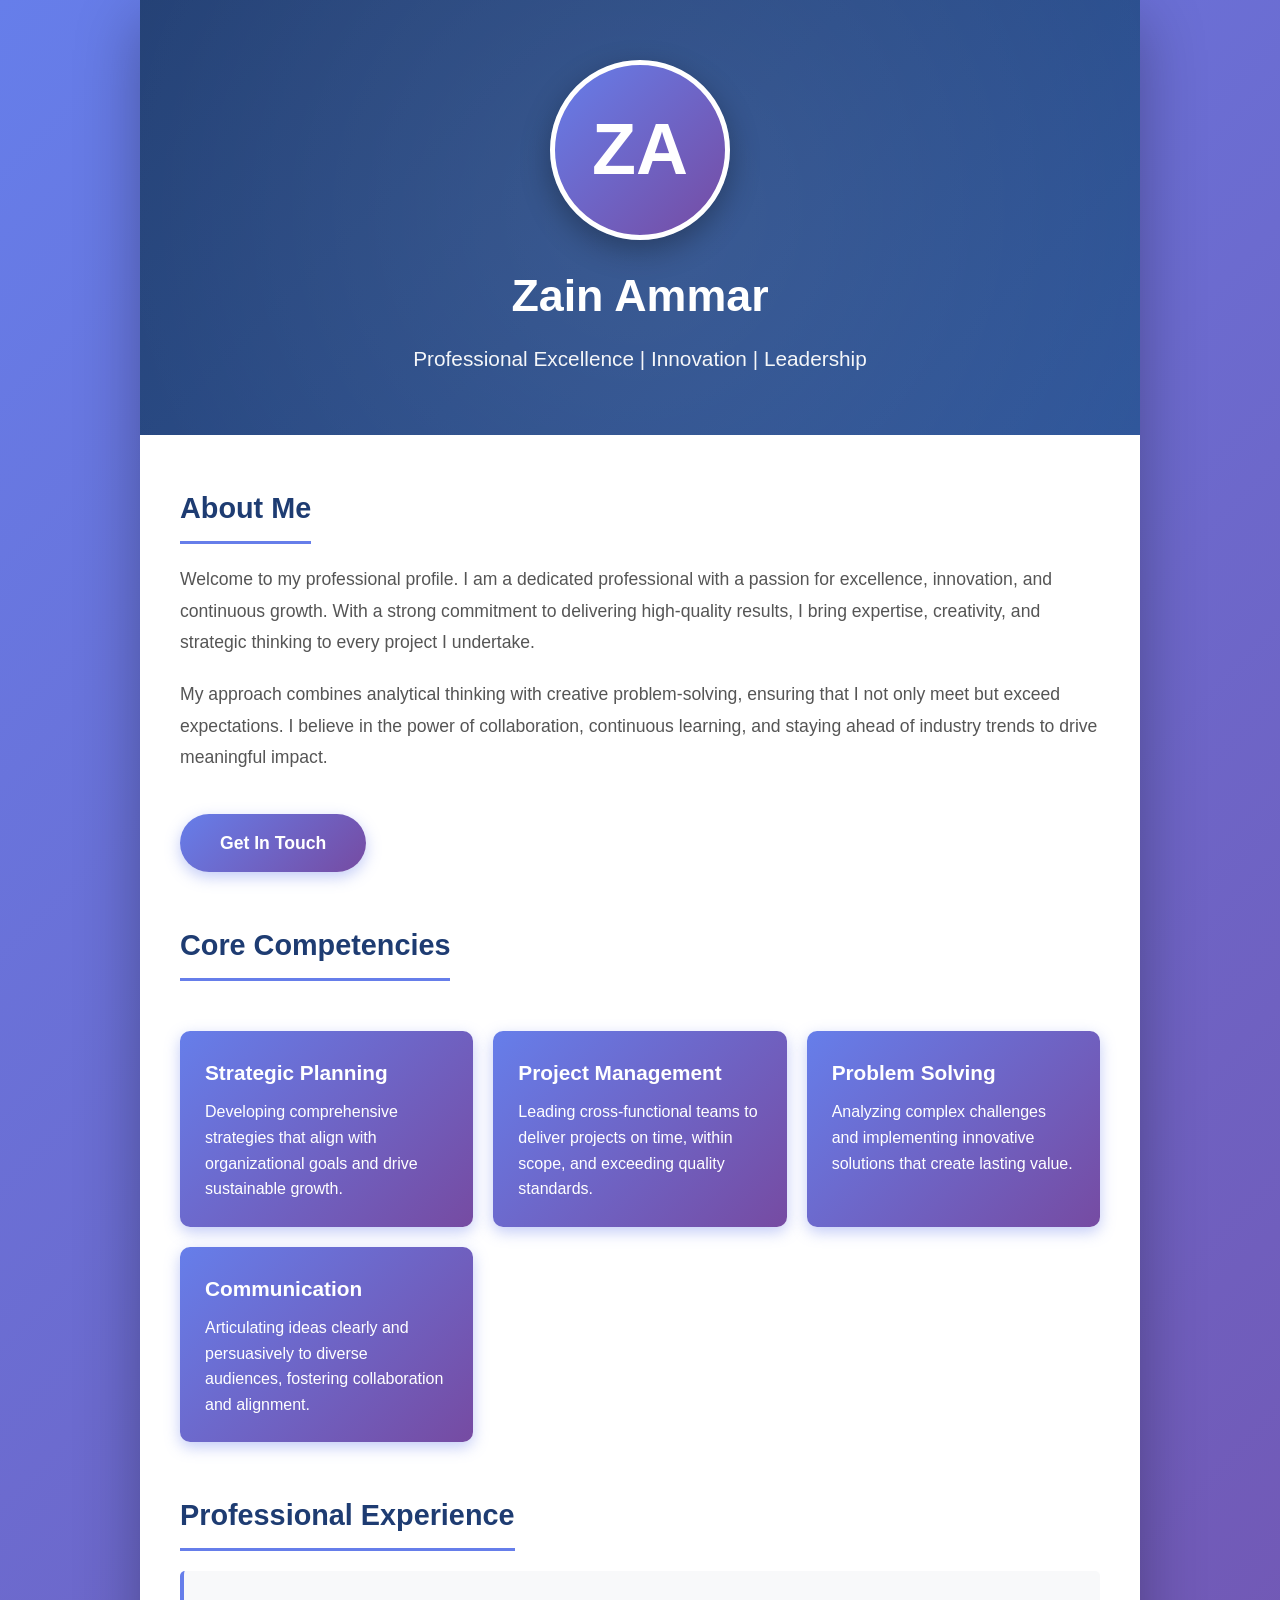
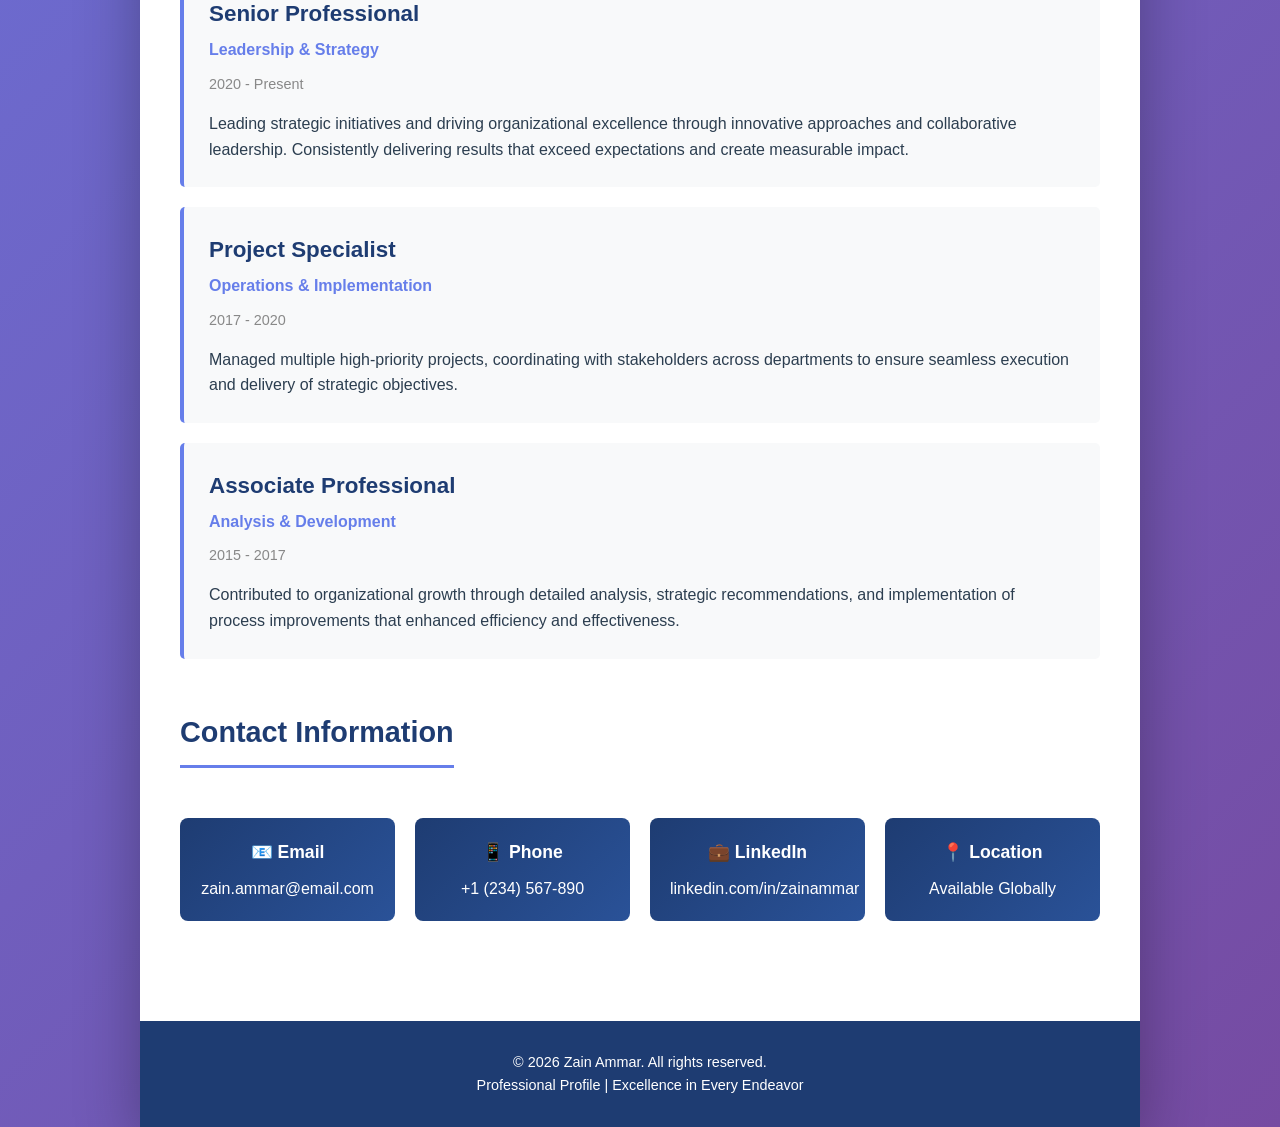
<file: zain-ammar-profile.html>
<!DOCTYPE html>
<html lang="en">
<head>
    <meta charset="UTF-8">
    <meta name="viewport" content="width=device-width, initial-scale=1.0">
    <title>Zain Ammar — Professional Profile</title>
    <style>
        * {
            margin: 0;
            padding: 0;
            box-sizing: border-box;
        }

        body {
            font-family: 'Segoe UI', Tahoma, Geneva, Verdana, sans-serif;
            line-height: 1.6;
            color: #2c3e50;
            background: linear-gradient(135deg, #667eea 0%, #764ba2 100%);
        }

        .container {
            max-width: 1000px;
            margin: 0 auto;
            background: white;
            box-shadow: 0 20px 60px rgba(0,0,0,0.3);
        }

        header {
            background: linear-gradient(135deg, #1e3c72 0%, #2a5298 100%);
            color: white;
            padding: 60px 40px;
            text-align: center;
            position: relative;
            overflow: hidden;
        }

        header::before {
            content: '';
            position: absolute;
            top: -50%;
            right: -50%;
            width: 200%;
            height: 200%;
            background: radial-gradient(circle, rgba(255,255,255,0.1) 0%, transparent 70%);
            animation: pulse 15s infinite;
        }

        @keyframes pulse {
            0%, 100% { transform: scale(1); }
            50% { transform: scale(1.1); }
        }

        .profile-image {
            width: 180px;
            height: 180px;
            border-radius: 50%;
            margin: 0 auto 20px;
            border: 5px solid white;
            box-shadow: 0 10px 30px rgba(0,0,0,0.3);
            background: linear-gradient(135deg, #667eea 0%, #764ba2 100%);
            display: flex;
            align-items: center;
            justify-content: center;
            font-size: 72px;
            font-weight: bold;
            color: white;
            position: relative;
            z-index: 1;
        }

        h1 {
            font-size: 2.8em;
            margin-bottom: 10px;
            position: relative;
            z-index: 1;
        }

        .tagline {
            font-size: 1.3em;
            opacity: 0.95;
            font-weight: 300;
            position: relative;
            z-index: 1;
        }

        .content {
            padding: 50px 40px;
        }

        .section {
            margin-bottom: 50px;
        }

        .section h2 {
            color: #1e3c72;
            font-size: 1.8em;
            margin-bottom: 20px;
            padding-bottom: 10px;
            border-bottom: 3px solid #667eea;
            display: inline-block;
        }

        .about-text {
            font-size: 1.1em;
            line-height: 1.8;
            color: #555;
            margin-bottom: 20px;
        }

        .skills-grid {
            display: grid;
            grid-template-columns: repeat(auto-fit, minmax(250px, 1fr));
            gap: 20px;
            margin-top: 30px;
        }

        .skill-card {
            background: linear-gradient(135deg, #667eea 0%, #764ba2 100%);
            color: white;
            padding: 25px;
            border-radius: 10px;
            box-shadow: 0 5px 15px rgba(102, 126, 234, 0.4);
            transition: transform 0.3s ease, box-shadow 0.3s ease;
        }

        .skill-card:hover {
            transform: translateY(-5px);
            box-shadow: 0 10px 25px rgba(102, 126, 234, 0.6);
        }

        .skill-card h3 {
            font-size: 1.3em;
            margin-bottom: 10px;
        }

        .experience-item {
            background: #f8f9fa;
            padding: 25px;
            margin-bottom: 20px;
            border-left: 4px solid #667eea;
            border-radius: 5px;
        }

        .experience-item h3 {
            color: #1e3c72;
            font-size: 1.4em;
            margin-bottom: 5px;
        }

        .experience-item .role {
            color: #667eea;
            font-weight: 600;
            margin-bottom: 10px;
        }

        .experience-item .date {
            color: #888;
            font-size: 0.9em;
            margin-bottom: 15px;
        }

        .contact-grid {
            display: grid;
            grid-template-columns: repeat(auto-fit, minmax(200px, 1fr));
            gap: 20px;
            margin-top: 30px;
        }

        .contact-item {
            background: linear-gradient(135deg, #1e3c72 0%, #2a5298 100%);
            color: white;
            padding: 20px;
            border-radius: 8px;
            text-align: center;
            transition: transform 0.3s ease;
        }

        .contact-item:hover {
            transform: scale(1.05);
        }

        .contact-item h3 {
            font-size: 1.1em;
            margin-bottom: 10px;
        }

        .contact-item a {
            color: white;
            text-decoration: none;
            font-weight: 500;
        }

        footer {
            background: #1e3c72;
            color: white;
            text-align: center;
            padding: 30px;
            font-size: 0.9em;
        }

        .cta-button {
            display: inline-block;
            background: linear-gradient(135deg, #667eea 0%, #764ba2 100%);
            color: white;
            padding: 15px 40px;
            border-radius: 50px;
            text-decoration: none;
            font-weight: 600;
            font-size: 1.1em;
            margin-top: 20px;
            box-shadow: 0 5px 15px rgba(102, 126, 234, 0.4);
            transition: transform 0.3s ease, box-shadow 0.3s ease;
        }

        .cta-button:hover {
            transform: translateY(-3px);
            box-shadow: 0 10px 25px rgba(102, 126, 234, 0.6);
        }

        @media (max-width: 768px) {
            header {
                padding: 40px 20px;
            }

            h1 {
                font-size: 2em;
            }

            .tagline {
                font-size: 1.1em;
            }

            .content {
                padding: 30px 20px;
            }

            .skills-grid, .contact-grid {
                grid-template-columns: 1fr;
            }
        }
    </style>
</head>
<body>
    <div class="container">
        <header>
            <div class="profile-image">ZA</div>
            <h1>Zain Ammar</h1>
            <p class="tagline">Professional Excellence | Innovation | Leadership</p>
        </header>

        <div class="content">
            <section class="section">
                <h2>About Me</h2>
                <p class="about-text">
                    Welcome to my professional profile. I am a dedicated professional with a passion for excellence, 
                    innovation, and continuous growth. With a strong commitment to delivering high-quality results, 
                    I bring expertise, creativity, and strategic thinking to every project I undertake.
                </p>
                <p class="about-text">
                    My approach combines analytical thinking with creative problem-solving, ensuring that I not only 
                    meet but exceed expectations. I believe in the power of collaboration, continuous learning, and 
                    staying ahead of industry trends to drive meaningful impact.
                </p>
                <a href="#contact" class="cta-button">Get In Touch</a>
            </section>

            <section class="section">
                <h2>Core Competencies</h2>
                <div class="skills-grid">
                    <div class="skill-card">
                        <h3>Strategic Planning</h3>
                        <p>Developing comprehensive strategies that align with organizational goals and drive sustainable growth.</p>
                    </div>
                    <div class="skill-card">
                        <h3>Project Management</h3>
                        <p>Leading cross-functional teams to deliver projects on time, within scope, and exceeding quality standards.</p>
                    </div>
                    <div class="skill-card">
                        <h3>Problem Solving</h3>
                        <p>Analyzing complex challenges and implementing innovative solutions that create lasting value.</p>
                    </div>
                    <div class="skill-card">
                        <h3>Communication</h3>
                        <p>Articulating ideas clearly and persuasively to diverse audiences, fostering collaboration and alignment.</p>
                    </div>
                </div>
            </section>

            <section class="section">
                <h2>Professional Experience</h2>
                <div class="experience-item">
                    <h3>Senior Professional</h3>
                    <div class="role">Leadership & Strategy</div>
                    <div class="date">2020 - Present</div>
                    <p>
                        Leading strategic initiatives and driving organizational excellence through innovative approaches 
                        and collaborative leadership. Consistently delivering results that exceed expectations and create 
                        measurable impact.
                    </p>
                </div>
                <div class="experience-item">
                    <h3>Project Specialist</h3>
                    <div class="role">Operations & Implementation</div>
                    <div class="date">2017 - 2020</div>
                    <p>
                        Managed multiple high-priority projects, coordinating with stakeholders across departments to ensure 
                        seamless execution and delivery of strategic objectives.
                    </p>
                </div>
                <div class="experience-item">
                    <h3>Associate Professional</h3>
                    <div class="role">Analysis & Development</div>
                    <div class="date">2015 - 2017</div>
                    <p>
                        Contributed to organizational growth through detailed analysis, strategic recommendations, and 
                        implementation of process improvements that enhanced efficiency and effectiveness.
                    </p>
                </div>
            </section>

            <section class="section" id="contact">
                <h2>Contact Information</h2>
                <div class="contact-grid">
                    <div class="contact-item">
                        <h3>📧 Email</h3>
                        <a href="mailto:zain.ammar@email.com">zain.ammar@email.com</a>
                    </div>
                    <div class="contact-item">
                        <h3>📱 Phone</h3>
                        <a href="tel:+1234567890">+1 (234) 567-890</a>
                    </div>
                    <div class="contact-item">
                        <h3>💼 LinkedIn</h3>
                        <a href="https://linkedin.com/in/zainammar" target="_blank">linkedin.com/in/zainammar</a>
                    </div>
                    <div class="contact-item">
                        <h3>📍 Location</h3>
                        <span>Available Globally</span>
                    </div>
                </div>
            </section>
        </div>

        <footer>
            <p>&copy; 2026 Zain Ammar. All rights reserved.</p>
            <p>Professional Profile | Excellence in Every Endeavor</p>
        </footer>
    </div>
</body>
</html>
</file>
<file: css/style-profile.css>
/* ── NAV (from promt.txt) ── */
.topnav {
    overflow: hidden;
    background-color: #1a1a1a;
    position: sticky;
    top: 0;
    z-index: 100;
  }

  .topnav a {
    float: left;
    display: block;
    color: #f2f2f2;
    text-align: center;
    padding: 14px 20px;
    text-decoration: none;
    font-size: 15px;
    font-family: 'DM Sans', sans-serif;
    letter-spacing: 0.04em;
    transition: background 0.2s, color 0.2s;
  }

  .topnav a:hover {
    background-color: #ddd;
    color: black;
  }

  .topnav a.active {
    background-color: #c9a96e;
    color: white;
  }

  .topnav .icon { display: none; }

  @media screen and (max-width: 600px) {
    .topnav a:not(:first-child) { display: none; }
    .topnav a.icon { float: right; display: block; }
  }

  @media screen and (max-width: 600px) {
    .topnav.responsive { position: relative; }
    .topnav.responsive .icon { position: absolute; right: 0; top: 0; }
    .topnav.responsive a { float: none; display: block; text-align: left; }
  }

  /* ── GRID SYSTEM (from promt.txt) ── */
  .grid-item {
    padding: 10px;
  }

  .row-1, .row-2, .row-3, .row-4 {
    display: grid;
  }

  @media screen and (min-width: 768px) {
    .row-1 { grid-template-columns: 1fr; }
    .row-2 { grid-template-columns: 1fr 1fr; }
    .row-3 { grid-template-columns: 1fr 1fr 1fr; }
    .row-4 { grid-template-columns: 1fr 1fr 1fr 1fr; }
    .row-5 { grid-template-columns: 1fr 2fr 1fr 1fr; }
    .row-6 { grid-template-columns: 1fr 3fr 1fr; }
  }

  .grid-item img {
    max-width: 100%;
    height: auto;
    display: block;
    margin: 0 auto;
  }
  *{
    padding: 0px;
    margin: 0px;
}

/* GRID */

  /* Grid Content */
  .content-grid {
    display: grid;
    gap: 10px;
  }
  
 


  .grid-container {
    display: grid;
    grid-template-columns: 200px 300px; /* First column 200px, second column 300px */

    
  }
  
  .grid-item-1 {
    padding:10px;
    text-align: center;  
  }
  
  .grid-item-2 {
    padding:10px;
    text-align: left;  
  }
  
  /* Mobile First - 1 column for all rows */
  .row-1, .row-2, .row-3, .row-4 {
    display: grid;
   
    
   
  }
  
  /* Desktop View */
  @media screen and (min-width: 768px) {
  
    /* 1 column, 1 row (remains the same) */
    .row-1 {
        grid-template-columns: 1fr;
       
    }
  
    /* 2 columns, 1 row */
    .row-2 {
        grid-template-columns: 1fr 1fr;
        
        
    }
  
    /* 3 columns, 1 row */
    .row-3 {
        grid-template-columns: 1fr 1fr 1fr;
       
    }
  
    /* 4 columns, 1 row */
    .row-4 {
        grid-template-columns: 1fr 1fr 1fr 1fr;
       
    }
  
    /* 5 columns, 1 row */
    .row-5 {
      grid-template-columns: 1fr 2fr 1fr 1fr;
     
  }

      /*6 columns, 1 row */
      .row-6 {
        grid-template-columns: 1fr 3fr 1fr;
       
    }

        /*6 columns, 1 row */
        .row-7 {
          grid-template-columns: 1fr 2fr 2fr 1fr;
         
      }

       /*6 columns, 1 row */
       .row-8 {
        grid-template-columns: 2fr 2fr;
       
    }


  }
  
  
  .grid-item img {
    max-width: 100%;
    height: auto;
    display: block;
    margin: 0 auto;
  }
  /* ── SECTIONS ── */
  section {
    padding: 60px 40px;
    max-width: 1100px;
    margin: 0 auto;
  }

  /* ── HERO ── */
  #home {
    padding: 80px 40px 60px;
    max-width: 1100px;
    margin: 0 auto;
  }

  .hero-grid {
    display: grid;
    gap: 0;
    align-items: center;
  }

  @media screen and (min-width: 768px) {
    .hero-grid {
      grid-template-columns: 1fr 1fr;
    }
  }

  .hero-text {
    padding: 40px 20px;
  }

  .hero-text .tag {
    display: inline-block;
    background: #c9a96e;
    color: #fff;
    font-size: 11px;
    letter-spacing: 0.12em;
    text-transform: uppercase;
    padding: 4px 12px;
    border-radius: 2px;
    margin-bottom: 18px;
  }

  .hero-text h1 {
    font-family: 'Playfair Display', serif;
    font-size: clamp(2.2rem, 4vw, 3.6rem);
    font-weight: 600;
    line-height: 1.15;
    color: #1a1a1a;
    margin-bottom: 18px;
  }

  .hero-text p {
    font-size: 16px;
    line-height: 1.75;
    color: #555;
    max-width: 420px;
    margin-bottom: 30px;
  }

  .btn {
    display: inline-block;
    padding: 12px 28px;
    background: #1a1a1a;
    color: #fff;
    text-decoration: none;
    font-size: 14px;
    letter-spacing: 0.06em;
    border-radius: 2px;
    transition: background 0.2s;
    margin-right: 12px;
  }

  .btn:hover { background: #c9a96e; }

  .btn-outline {
    background: transparent;
    color: #1a1a1a;
    border: 1.5px solid #1a1a1a;
  }

  .btn-outline:hover { background: #1a1a1a; color: #fff; }

  .btn-don {
    background-color: #c9a96e; 
    border: none;
    color: white;
    padding: 12px 30px;
    cursor: pointer;
    font-size: 20px;
  }
  
  /* Darker background on mouse-over */
  .btn-don:hover {
    background: #e8e4dc;
    color: #1a1a1a;
  }

  .hero-image-wrap {
    padding: 20px;
    display: flex;
    justify-content: center;
    align-items: center;
  }

  .profile-frame {
    width: 340px;
    height: 400px;
    border-radius: 4px;
    overflow: hidden;
    position: relative;
    box-shadow: 8px 8px 0px #c9a96e;
  }

  .profile-frame img {
    width: 100%;
    height: 100%;
    object-fit: cover;
    object-position: top center;
  }

  /* ── ABOUT ── */
  #about {
    background: #1a1a1a;
    color: #f5f3ee;
    padding: 70px 40px;
    max-width: 100%;
  }

  .about-inner {
    max-width: 1100px;
    margin: 0 auto;
  }

  .section-label {
    font-size: 11px;
    letter-spacing: 0.14em;
    text-transform: uppercase;
    color: #c9a96e;
    margin-bottom: 12px;
  }

  .section-title {
    font-family: 'Playfair Display', serif;
    font-size: clamp(1.8rem, 3vw, 2.6rem);
    font-weight: 600;
    margin-bottom: 24px;
    color: inherit;
  }

  .about-grid {
    display: grid;
    gap: 0;
  }

  @media screen and (min-width: 768px) {
    .about-grid { grid-template-columns: 1fr 1fr; }
  }

  .about-text p {
    font-size: 15px;
    line-height: 1.85;
    color: #b0aba3;
    padding-right: 40px;
  }

  .about-stats {
    display: grid;
    grid-template-columns: 1fr 1fr;
    gap: 20px;
    padding: 10px;
  }

  .stat-box {
    background: #252525;
    border-left: 3px solid #c9a96e;
    padding: 20px;
    border-radius: 2px;
  }

  .stat-box .num {
    font-family: 'Playfair Display', serif;
    font-size: 2.2rem;
    font-weight: 600;
    color: #c9a96e;
  }

  .stat-box .lbl {
    font-size: 12px;
    letter-spacing: 0.08em;
    color: #888;
    text-transform: uppercase;
    margin-top: 4px;
  }

  /* ── SKILLS ── */
  #profile {
    padding: 70px 40px;
    max-width: 1100px;
    margin: 0 auto;
  }

  .skills-grid {
    display: grid;
    gap: 16px;
    margin-top: 30px;
  }

  @media screen and (min-width: 768px) {
    .skills-grid { grid-template-columns: 1fr 1fr 1fr; }
  }

  .skill-card {
    background: #fff;
    border: 1px solid #fda901;
    border-radius: 4px;
    height:1200px;
    padding: 20px;
    margin: 20px;
    transition: transform 0.2s, box-shadow 0.2s;
  }

  .skill-card:hover {
    transform: translateY(-4px);
    box-shadow: 0 8px 24px rgba(0,0,0,0.08);
  }

  .skill-card .icon-wrap {
    width: 44px;
    height: 44px;
    background: #fdf5e8;
    border-radius: 50%;
    display: flex;
    align-items: center;
    justify-content: center;
    margin-bottom: 14px;
  }

  .skill-card .icon-wrap i {
    color: #c9a96e;
    font-size: 18px;
  }

  .skill-card h3 {
    font-family: 'Playfair Display', serif;
    font-size: 1.1rem;
    margin-bottom: 8px;
    color: #1a1a1a;
  }

  .skill-card p {
    font-size: 13.5px;
    line-height: 1.7;
    color: #777;
  }

  /* ── PORTFOLIO ── */
  #portfolio {
    background: #f0ede6;
    padding: 70px 40px;
  }

  .portfolio-inner {
    max-width: 1100px;
    margin: 0 auto;
  }

  .portfolio-grid {
    display: grid;
    gap: 20px;
    margin-top: 30px;
    background:#f0ede6; 
  }

  @media screen and (min-width: 768px) {
    .portfolio-grid-2 { grid-template-columns: 1fr; }
  }


  .portfolio-grid {
    display: grid;
    gap: 20px;
    margin-top: 30px;
  }

  @media screen and (min-width: 768px) {
    .portfolio-grid { grid-template-columns: 1fr 1fr; }
  }

  .portfolio-card {
    background: #fff;
    border-radius: 4px;
    overflow: hidden;
    transition: transform 0.2s;
   
  }

  .portfolio-card:hover { transform: translateY(-4px); }

  .portfolio-card .card-img {
    width: 100%;
    height: 100px;
    background: linear-gradient(135deg, #1a1a1a, #3a3a3a);
    display: flex;
    align-items: center;
    justify-content: center;
    font-family: 'Playfair Display', serif;
    color: #c9a96e;
    font-size: 1.5rem;
    letter-spacing: 0.05em;
    padding: 10px;
    margin: 10px;
  }

  .portfolio-card .card-body {
    padding: 20px 22px;
  }

  .portfolio-card h3 {
    font-family: 'Playfair Display', serif;
    font-size: 1.1rem;
    margin-bottom: 6px;
    color: #1a1a1a;
  }

  .portfolio-card p {
    font-size: 13.5px;
    color: #888;
    line-height: 1.65;
  }

  .tag-pill {
    display: inline-block;
    background: #fdf5e8;
    color: #a07840;
    font-size: 11px;
    padding: 3px 10px;
    border-radius: 20px;
    margin-top: 10px;
    margin-right: 5px;
  }

  /* ── CONTACT ── */
  #contact {
    padding: 70px 40px;
    max-width: 1100px;
    margin: 0 auto;
  }

  .contact-grid {
    display: grid;
    gap: 0;
    margin-top: 30px;
  }

  @media screen and (min-width: 768px) {
    .contact-grid { grid-template-columns: 1fr 1fr; }
  }

  .contact-info {
    padding: 10px 20px 10px 0;
  }

  .contact-info p {
    font-size: 15px;
    line-height: 1.8;
    color: #666;
    margin-bottom: 24px;
  }

  .contact-item {
    display: flex;
    align-items: center;
    gap: 14px;
    margin-bottom: 16px;
    font-size: 14px;
    color: #c9a96e;
  }

  .contact-item i {
    width: 36px;
    height: 36px;
    background: #fdf5e8;
    border-radius: 50%;
    display: flex;
    align-items: center;
    justify-content: center;
    color: #c9a96e;
    flex-shrink: 0;
    font-size: 14px;
  }

  .contact-form input,
  .contact-form textarea {
    width: 100%;
    padding: 12px 14px;
    font-family: 'DM Sans', sans-serif;
    font-size: 14px;
    border: 1px solid #ddd;
    border-radius: 2px;
    background: #fff;
    margin-bottom: 14px;
    outline: none;
    transition: border-color 0.2s;
  }

  .contact-form input:focus,
  .contact-form textarea:focus { border-color: #c9a96e; }

  .contact-form textarea { height: 120px; resize: vertical; }

  .contact-form button {
    width: 100%;
    padding: 13px;
    background: #1a1a1a;
    color: #fff;
    border: none;
    font-family: 'DM Sans', sans-serif;
    font-size: 14px;
    letter-spacing: 0.06em;
    cursor: pointer;
    border-radius: 2px;
    transition: background 0.2s;
  }

  .contact-form button:hover { background: #c9a96e; }

  /* ── FOOTER ── */
  footer {
    background: #111;
    color: #666;
    text-align: center;
    padding: 28px;
    font-size: 13px;
    letter-spacing: 0.04em;
  }

  footer span { color: #c9a96e; }

  .social-links {
    display: flex;
    gap: 14px;
    margin-top: 10px;
    justify-content: center;
  }

  .social-links a {
    width: 36px;
    height: 36px;
    border: 1px solid #333;
    border-radius: 50%;
    display: flex;
    align-items: center;
    justify-content: center;
    color: #888;
    text-decoration: none;
    font-size: 14px;
    transition: border-color 0.2s, color 0.2s;
  }
 
  .black{
    color: black;
    padding: 10px;
    margin: 10px;
    font-size: medium;
    font-weight: normal;
  }
  .social-links a:hover { border-color: #c9a96e; color: #c9a96e; }

  /* ── SKILL BARS ── */
  .skill-bar-wrap { margin-top: 30px; }

  .skill-bar-item { margin-bottom: 18px; }

  .skill-bar-label {
    display: flex;
    justify-content: space-between;
    font-size: 13px;
    color: #555;
    margin-bottom: 6px;
  }

  .skill-bar-track {
    height: 4px;
    background: #e8e4dc;
    border-radius: 2px;
    overflow: hidden;
  }

  .skill-bar-fill {
    height: 100%;
    background: #c9a96e;
    border-radius: 2px;
    transition: width 1s ease;
  }

  .kala{
    font-family: 'Playfair Display', serif;
    font-size: larger;
    color: #1a1a1a;
    padding: 10px;
    margin: 10px;
  }


  .Gold-black{
    background: #c9a96e;
    font-family: 'Playfair Display', serif;
    font-size: larger;
    color: #1a1a1a;
    padding: 10px;
    margin: 10px;
  }


  .gold-txt{
    font-family: 'Playfair Display', serif;
    font-size: larger;
    color: #c9a96e;
  }
</file>
<file: css/style-profile-II.css>
a href{
  text-decoration: none;
  color: #c9a96e;
  font-family: 'Playfair Display', serif;
  font-size: medium;
  font-weight: bold;
}
.href{
  background-color: #c9a96e;
  text-decoration: none;
  color: #fff;
  font-family: 'Playfair Display', serif;
  font-size: medium;
  font-weight: bold;
  padding: 10px;
  margin: 10px;
  border-radius:20px;
  box-shadow: #333;
  transition: transform 0.2s, box-shadow 0.2s;
  
}

.href:hover {
  background-color: #555;
  color: #fff;
}

/* Theme
#f1ede2;
#f1ede2;
#c9a96e; 
#1a1a1a;
black;

*/

/* ── NAV (from promt.txt) ── */


.topnav {
  overflow: hidden;
  background-color: #1a1a1a;
  position: sticky;
  top: 0;
  z-index: 100;
}

.topnav a {
  float: left;
  display: block;
  color: #f2f2f2;
  text-align: center;
  padding: 14px 20px;
  text-decoration: none;
  font-size: 15px;
  font-family: 'DM Sans', sans-serif;
  letter-spacing: 0.04em;
  transition: background 0.2s, color 0.2s;
}

.topnav a:hover {
  background-color: #ddd;
  color: black;
}

.topnav a.active {
  background-color: #c9a96e;
  color: white;
}

.topnav .icon { display: none; }

@media screen and (max-width: 600px) {
  .topnav a:not(:first-child) { display: none; }
  .topnav a.icon { float: right; display: block; }
}

@media screen and (max-width: 600px) {
  .topnav.responsive { position: relative; }
  .topnav.responsive .icon { position: absolute; right: 0; top: 0; }
  .topnav.responsive a { float: none; display: block; text-align: left; }
}

/* ── GRID SYSTEM (from promt.txt) ── */
.grid-item {
  padding: 10px;
}

.row-1, .row-2, .row-3, .row-4 {
  display: grid;
}

p{
  font-family: 'Playfair Display', serif;
  font-size: medium;
  line-height: 1.5;

}


.photo-1{
  width:80%;
  height: 80%;
  border: #a07840;
  border-radius: 10px;
  box-shadow: #a07840;
  border-width: 0cm;
}
@media screen and (min-width: 768px) {
  .row-1 { grid-template-columns: 1fr; }
  .row-2 { grid-template-columns: 1fr 1fr; }
  .row-3 { grid-template-columns: 1fr 1fr 1fr; }
  .row-4 { grid-template-columns: 1fr 1fr 1fr 1fr; }
  .row-5 { grid-template-columns: 1fr 2fr 1fr 1fr; }
  .row-6 { grid-template-columns: 1fr 3fr 1fr; }
}

.grid-item img {
  max-width: 100%;
  height: auto;
  display: block;
  margin: 0 auto;
}
*{
  padding: 0px;
  margin: 0px;
}

/* GRID */

/* Grid Content */
.content-grid {
  display: grid;
  gap: 10px;
}




.grid-container {
  display: grid;
  grid-template-columns: 200px 300px; /* First column 200px, second column 300px */

  
}

.grid-item-1 {
  padding:10px;
  text-align: center;  
}

.grid-item-2 {
  padding:10px;
  text-align: left;  
}

/* Mobile First - 1 column for all rows */
.row-1, .row-2, .row-3, .row-4 {
  display: grid;
 
  
 
}

/* Desktop View */
@media screen and (min-width: 768px) {

  /* 1 column, 1 row (remains the same) */
  .row-1 {
      grid-template-columns: 1fr;
     
  }

  /* 2 columns, 1 row */
  .row-2 {
      grid-template-columns: 1fr 1fr;
      
      
  }

  /* 3 columns, 1 row */
  .row-3 {
      grid-template-columns: 1fr 1fr 1fr;
     
  }

  /* 4 columns, 1 row */
  .row-4 {
      grid-template-columns: 1fr 1fr 1fr 1fr;
     
  }

  /* 5 columns, 1 row */
  .row-5 {
    grid-template-columns: 1fr 2fr 1fr 1fr;
   
}

    /*6 columns, 1 row */
    .row-6 {
      grid-template-columns: 1fr 3fr 1fr;
     
  }

      /*6 columns, 1 row */
      .row-7 {
        grid-template-columns: 1fr 2fr 2fr 1fr;
       
    }

     /*6 columns, 1 row */
     .row-8 {
      grid-template-columns: 2fr 2fr;
     
  }


}


.grid-item img {
  max-width: 100%;
  height: auto;
  display: block;
  margin: 0 auto;
}
/* ── SECTIONS ── */
section {
  padding: 60px 40px;
  max-width: 1100px;
  margin: 0 auto;
}

/* ── HERO ── */
#home {
  padding: 80px 40px 60px;
  max-width: 1100px;
  margin: 0 auto;
}

.hero-grid {
  display: grid;
  gap: 0;
  align-items: center;
}

@media screen and (min-width: 768px) {
  .hero-grid {
    grid-template-columns: 1fr 1fr;
  }
}

.hero-text {
  padding: 40px 20px;
}

.hero-text .tag {
  display: inline-block;
  background: #c9a96e;
  color: #fff;
  font-size: 11px;
  letter-spacing: 0.12em;
  text-transform: uppercase;
  padding: 4px 12px;
  border-radius: 2px;
  margin-bottom: 18px;
}

.hero-text h1 {
  font-family: 'Playfair Display', serif;
  font-size: clamp(2.2rem, 4vw, 3.6rem);
  font-weight: 600;
  line-height: 1.15;
  color: #1a1a1a;
  margin-bottom: 18px;
}

.hero-text p {
  font-size: 16px;
  line-height: 1.75;
  color: #555;
  max-width: 420px;
  margin-bottom: 30px;
}

.hero-text h3 {
  font-family: 'Playfair Display', serif;
  font-size: clamp(2.2rem, 4vw, 3.6rem);
  font-weight: 600;
  line-height: 1.15;
  color: #ffffff;
  margin-bottom: 18px;
}

.label-gold{
  background-color: #c9a96e; 
  color: #000000;
  padding: 10px;
  margin: 10px;
  text-decoration: none;
  font-size: larger;
  letter-spacing: 0.06em;
}

.label-blank{
  color: #000;
  padding: 10px;
  margin: 10px;
  text-decoration: none;
  font-size: medium;
  letter-spacing: 0.06em;
}

.btn {
  display: inline-block;
  padding: 12px 28px;
  background: #1a1a1a;
  color: #fff;
  text-decoration: none;
  font-size: 14px;
  letter-spacing: 0.06em;
  border-radius: 2px;
  transition: background 0.2s;
  margin-right: 12px;
}

.btn:hover { background: #c9a96e; }

.btn-2 {
  display: inline-block;
  padding: 12px 28px;
  background: #c9a96e; 
  color: #000000;
  text-decoration: none;
  font-size: 14px;
  letter-spacing: 0.06em;
  border-radius: 2px;
  transition: background 0.2s;
  margin-right: 12px;
}



.btn2:hover { background: #b4b4b4; }


.btn-outline {
  background: transparent;
  color: #1a1a1a;
  border: 1.5px solid #1a1a1a;
}

.btn-outline:hover { background: #1a1a1a; color: #fff; }

.btn-don {
  background-color: #c9a96e; 
  border: none;
  color: white;
  padding: 12px 30px;
  cursor: pointer;
  font-size: 20px;
}




/* Darker background on mouse-over */
.btn-don:hover {
  background: #e8e4dc;
  color: #1a1a1a;
}

.hero-image-wrap {
  padding: 20px;
  display: flex;
  justify-content: center;
  align-items: center;
}

.profile-frame {
  width: 340px;
  height: 400px;
  border-radius: 4px;
  overflow: hidden;
  position: relative;
  box-shadow: 8px 8px 0px #c9a96e;
}

.profile-frame img {
  width: 100%;
  height: 100%;
  object-fit: cover;
  object-position: top center;
}

/* ── ABOUT ── */
#about {
  background: #1a1a1a;
  color: #f5f3ee;
  padding: 70px 40px;
  max-width: 100%;
}

.about-inner {
  max-width: 1100px;
  margin: 0 auto;
}

.section-label {
  font-size: 11px;
  letter-spacing: 0.14em;
  text-transform: uppercase;
  color: #c9a96e;
  margin-bottom: 12px;
}

.section-title {
  font-family: 'Playfair Display', serif;
  font-size: large;
  font-weight: 600;
  margin-bottom: 24px;
  color: inherit;
}

.section-title2 {
  font-family: 'Playfair Display', serif;
  font-size: clamp(1.8rem, 3vw, 2.6rem);
  font-weight: 600;
  margin-bottom: 24px;
  color: black;
}
.about-grid {
  display: grid;
  gap: 0;
}

@media screen and (min-width: 768px) {
  .about-grid { grid-template-columns: 1fr 1fr; }
}

.about-text p {
  font-size: 15px;
  line-height: 1.85;
  color: #b0aba3;
  padding-right: 40px;
}

.about-stats {
  display: grid;
  grid-template-columns: 1fr 1fr;
  gap: 20px;
  padding: 10px;
}

.stat-box {
  background: #252525;
  border-left: 3px solid #c9a96e;
  padding: 20px;
  border-radius: 2px;
}

.stat-box .num {
  font-family: 'Playfair Display', serif;
  font-size: 2.2rem;
  font-weight: 600;
  color: #c9a96e;
}

.stat-box .lbl {
  font-size: 12px;
  letter-spacing: 0.08em;
  color: #888;
  text-transform: uppercase;
  margin-top: 4px;
}

/* ── SKILLS ── */
#profile {
  padding: 70px 40px;
  max-width: 1100px;
  margin: 0 auto;
}

.skills-grid {
  display: grid;
  gap: 16px;
  margin-top: 30px;
}

@media screen and (min-width: 768px) {
  .skills-grid { grid-template-columns: 1fr 1fr 1fr; }
}

.skill-card {
  background: #fff;
  border: 1px solid #fda901;
  border-radius: 4px;
  height:1200px;
  padding: 20px;
  margin: 20px;
  transition: transform 0.2s, box-shadow 0.2s;
}

.skill-card:hover {
  transform: translateY(-4px);
  box-shadow: 0 8px 24px rgba(0,0,0,0.08);
}

.skill-card .icon-wrap {
  width: 44px;
  height: 44px;
  background: #fdf5e8;
  border-radius: 50%;
  display: flex;
  align-items: center;
  justify-content: center;
  margin-bottom: 14px;
}

.skill-card .icon-wrap i {
  color: #c9a96e;
  font-size: 18px;
}

.skill-card h3 {
  font-family: 'Playfair Display', serif;
  font-size: 1.1rem;
  margin-bottom: 8px;
  color: #1a1a1a;
}

.skill-card p {
  font-size: 13.5px;
  line-height: 1.7;
  color: #777;
}

/* ── PORTFOLIO ── */
#portfolio {
  background: #f0ede6;
  padding: 70px 40px;
}

.portfolio-inner {
  max-width: 1100px;
  margin: 0 auto;
}

.portfolio-grid {
  display: grid;
  gap: 20px;
  margin-top: 30px;
  background:#f0ede6; 
}

@media screen and (min-width: 768px) {
  .portfolio-grid-2 { grid-template-columns: 1fr; }
}


.portfolio-grid {
  display: grid;
  gap: 20px;
  margin-top: 30px;
}

@media screen and (min-width: 768px) {
  .portfolio-grid { grid-template-columns: 1fr 1fr; }
}

.portfolio-card {
  background: #fff;
  border-radius: 4px;
  overflow: hidden;
  transition: transform 0.2s;
 
}

.portfolio-card:hover { transform: translateY(-4px); }

.portfolio-card .card-img {
  width: 100%;
  height: 100px;
  background: linear-gradient(135deg, #1a1a1a, #3a3a3a);
  display: flex;
  align-items: center;
  justify-content: center;
  font-family: 'Playfair Display', serif;
  color: #c9a96e;
  font-size: 1.5rem;
  letter-spacing: 0.05em;
  padding: 10px;
  margin: 10px;
}

.portfolio-card .card-body {
  padding: 20px 22px;
}

.portfolio-card h3 {
  font-family: 'Playfair Display', serif;
  font-size: 1.1rem;
  margin-bottom: 6px;
  color: #1a1a1a;
}

.portfolio-card p {
  font-size: 13.5px;
  color: #888;
  line-height: 1.65;
}

.tag-pill {
  display: inline-block;
  background: #fdf5e8;
  color: #a07840;
  font-size: 11px;
  padding: 3px 10px;
  border-radius: 20px;
  margin-top: 10px;
  margin-right: 5px;
}

/* ── CONTACT ── */
#contact {
  padding: 70px 40px;
  max-width: 1100px;
  margin: 0 auto;
  background-color: #000;
}

.contact-grid {
  display: grid;
  gap: 0;
  margin-top: 30px;
}

@media screen and (min-width: 768px) {
  .contact-grid { grid-template-columns: 1fr 1fr; }
}

.contact-info {
  padding: 10px 20px 10px 0;

}

.contact-info p {
  font-size: 15px;
  line-height: 1.8;
  color: #000000;
  margin-bottom: 24px;
}

.contact-item {
  display: flex;
  align-items: center;
  gap: 14px;
  margin-bottom: 16px;
  font-size: 14px;
  color: #000000;
}

.contact-item i {
  width: 36px;
  height: 36px;
  border-radius: 50%;
  display: flex;
  align-items: center;
  justify-content: center;
  color: #000000;
  flex-shrink: 0;
  font-size: 14px;
}

/* ── FOOTER ── */
footer {
  background: #111;
  color: #666;
  text-align: center;
  padding: 28px;
  font-size: 13px;
  letter-spacing: 0.04em;
}

footer span { color: #c9a96e; }

.social-links {
  display: flex;
  gap: 14px;
  margin-top: 10px;
  justify-content: center;
}

.social-links a {
  width: 36px;
  height: 36px;
  border: 1px solid #333;
  border-radius: 50%;
  display: flex;
  align-items: center;
  justify-content: center;
  color: #888;
  text-decoration: none;
  font-size: 14px;
  transition: border-color 0.2s, color 0.2s;
}

.black{
  color: black;
  padding: 10px;
  margin: 10px;
  font-size: medium;
  font-weight: normal;
}

.fa fa{
  color: #f3f0f0;
}
.bg-black{
  background-color: #000000;
  padding: 10px;
  margin: 10px;
}
.social-links a:hover { border-color: #c9a96e; color: #c9a96e; }

/* ── SKILL BARS ── */
.skill-bar-wrap { margin-top: 30px; }

.skill-bar-item { margin-bottom: 18px; }

.skill-bar-label {
  display: flex;
  justify-content: space-between;
  font-size: 13px;
  color: #555;
  margin-bottom: 6px;
}

.skill-bar-track {
  height: 4px;
  background: #e8e4dc;
  border-radius: 2px;
  overflow: hidden;
}

.skill-bar-fill {
  height: 100%;
  background: #c9a96e;
  border-radius: 2px;
  transition: width 1s ease;
}

.kala{
  font-family: 'Playfair Display', serif;
  font-size: larger;
  color: #1a1a1a;
  padding: 10px;
  margin: 10px;
}


.Gold-black{
  background: #c9a96e;
  font-family: 'Playfair Display', serif;
  font-size: larger;
  color: #1a1a1a;
  padding: 10px;
  margin: 10px;

}


.gold-txt{
  font-family: 'Playfair Display', serif;
  font-size: larger;
  color: #c9a96e;
}

.gold-txt-map{
  font-family: 'Playfair Display', serif;
  font-size: larger;
  color: #c9a96e;
  font-weight: bold;
  
}

.text-2{
  font-family: 'Playfair Display', serif;
  font-size: medium;
  color: #c9a96e;
}
.text-3{
  font-family: 'Playfair Display', serif;
  font-size: medium;
  color: #ffffff;
  line-height: 1.5;
  padding: 10px;
  margin: 10px;
  
}
.white-txt{
  font-family: 'Playfair Display', serif;
  font-size: medium;
  color: #ffffff;


}
.white-txt-larg{
  font-family: 'Playfair Display', serif;
  font-size: larger;
  color: #ffffff;


}
.black-txt{
  font-family: 'Playfair Display', serif;
  font-size: medium;
  color: #000000;
  padding: 10px;
  margin: 10px;


}
ul.a 
{ 
  font-family: 'Playfair Display', serif;
  font-size: small;
  list-style-type: circle;
  color: #ffffff;
  padding: 10px;
  margin: 10px;
  line-height: 1.5;
 

}




.bg-1{
  background-color:#f0ede6;;
  padding: 20px;
  margin: 20px;
}

.bg-2{
  background-color:#000000;;
  padding: 20px;
  margin: 20px;

}

*{
  padding: 0px;
  margin: 0px;
}

/* GRID */

/* Grid Content */
.content-grid {
  display: grid;
  gap: 10px;
}


input{
  padding: 10px;
  margin: 10px;
}


::file-selector-button {
  border: 2px solid white;
  padding: 5px 10px;
  border-radius: 5px;
  background-color: #c9a96e;
  color: black;
}


@import url('https://fonts.googleapis.com/css?family=Fascinate&display=swap');



.grid-container {
  display: grid;
  grid-template-columns: 200px 300px; /* First column 200px, second column 300px */

  
}

.grid-item-1 {
  padding:10px;
  text-align: center;  
}

.grid-item-2 {
  padding:10px;
  text-align: left;  
}

/* Mobile First - 1 column for all rows */
.row-1, .row-2, .row-3, .row-4 {
  display: grid;
 
  
 
}

/* Desktop View */
@media screen and (min-width: 768px) {

  /* 1 column, 1 row (remains the same) */
  .row-1 {
      grid-template-columns: 1fr;
     
  }

  /* 2 columns, 1 row */
  .row-2 {
      grid-template-columns: 1fr 1fr;
      
      
  }

  /* 3 columns, 1 row */
  .row-3 {
      grid-template-columns: 1fr 1fr 1fr;
     
  }

  /* 4 columns, 1 row */
  .row-4 {
      grid-template-columns: 1fr 1fr 1fr 1fr;
     
  }

  /* 5 columns, 1 row */
  .row-5 {
    grid-template-columns: 1fr 2fr 1fr 1fr;
   
}

    /*6 columns, 1 row */
    .row-6 {
      grid-template-columns: 1fr 3fr 1fr;
     
  }

      /*6 columns, 1 row */
      .row-7 {
        grid-template-columns: 1fr 2fr 2fr 1fr;
       
    }

     /*6 columns, 1 row */
     .row-8 {
      grid-template-columns: 2fr 2fr;
     
  }


}


.grid-item img {
  max-width: 100%;
  height: auto;
  display: block;
  margin: 0 auto;
}
.video-container{
  position: relative;
  width: 100%;
  padding-bottom: 56.25%; /* 16:9 */
  height: 0;
  overflow: hidden;
}

.video-container iframe{
  position: absolute;
  top: 0;
  left: 0;
  width: 100%;
  height: 100%;
  border: 0;
}


  /* slider */

  .mySlides {display: none}
img {vertical-align: middle;}

/* Slideshow container */
.slideshow-container {
  max-width: 1000px;
  position: relative;
  margin: auto;
}

/* Next & previous buttons */
.prev, .next {
  cursor: pointer;
  position: absolute;
  top: 50%;
  width: auto;
  padding: 16px;
  margin-top: -22px;
  color: white;
  font-weight: bold;
  font-size: 18px;
  transition: 0.6s ease;
  border-radius: 0 3px 3px 0;
  user-select: none;
}

/* Position the "next button" to the right */
.next {
  right: 0;
  border-radius: 3px 0 0 3px;
}

/* On hover, add a black background color with a little bit see-through */
.prev:hover, .next:hover {
  background-color: rgba(0,0,0,0.8);
}

/* Caption text */
.text {
  color: #f2f2f2;
  font-size: 15px;
  padding: 8px 12px;
  position: absolute;
  bottom: 8px;
  width: 100%;
  text-align: center;
}

/* Number text (1/3 etc) */
.numbertext {
  color: #f2f2f2;
  font-size: 12px;
  padding: 8px 12px;
  position: absolute;
  top: 0;
}

/* The dots/bullets/indicators */
.dot {
  cursor: pointer;
  height: 15px;
  width: 15px;
  margin: 0 2px;
  background-color: #bbb;
  border-radius: 50%;
  display: inline-block;
  transition: background-color 0.6s ease;
}

.active, .dot:hover {
  background-color: #717171;
}

/* Fading animation */
.fade {
  animation-name: fade;
  animation-duration: 1.5s;
}

@keyframes fade {
  from {opacity: .4} 
  to {opacity: 1}
}

/* On smaller screens, decrease text size */
@media only screen and (max-width: 300px) {
  .prev, .next,.text {font-size: 11px}
}
</file>
